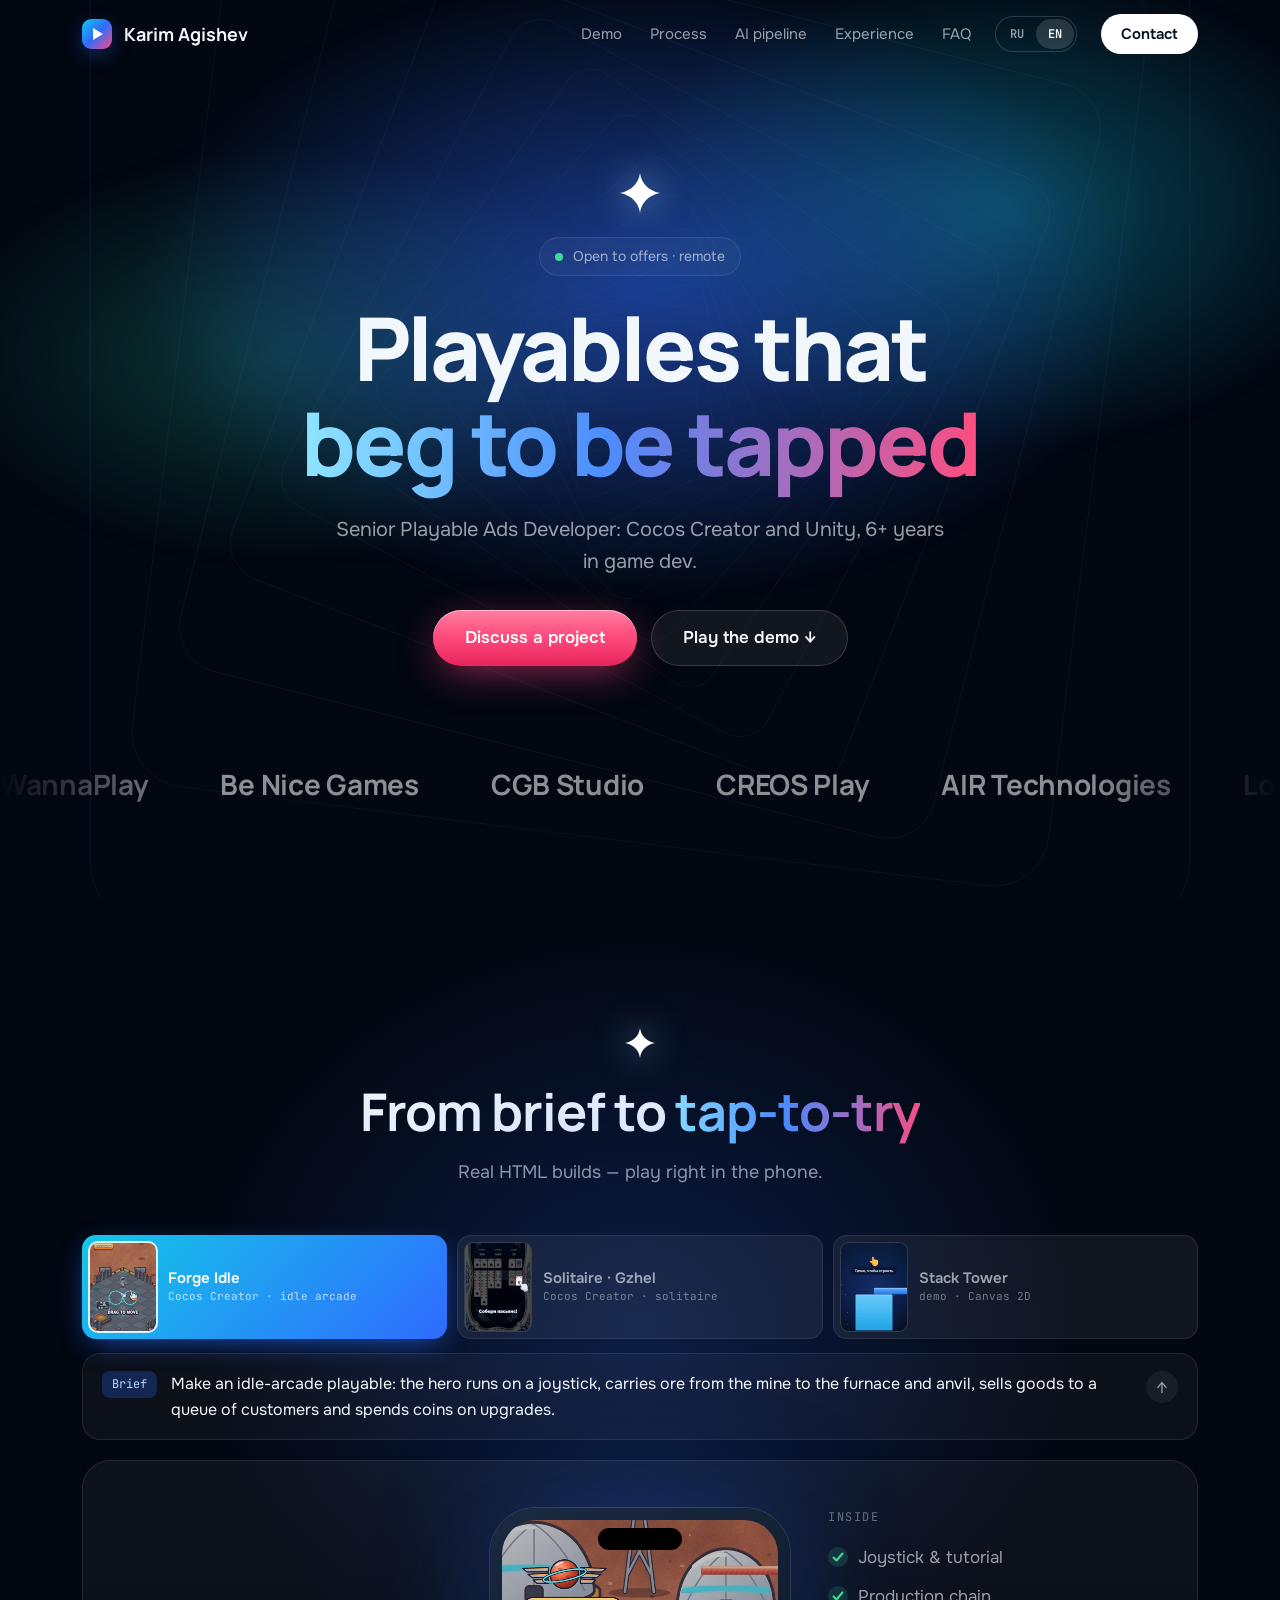
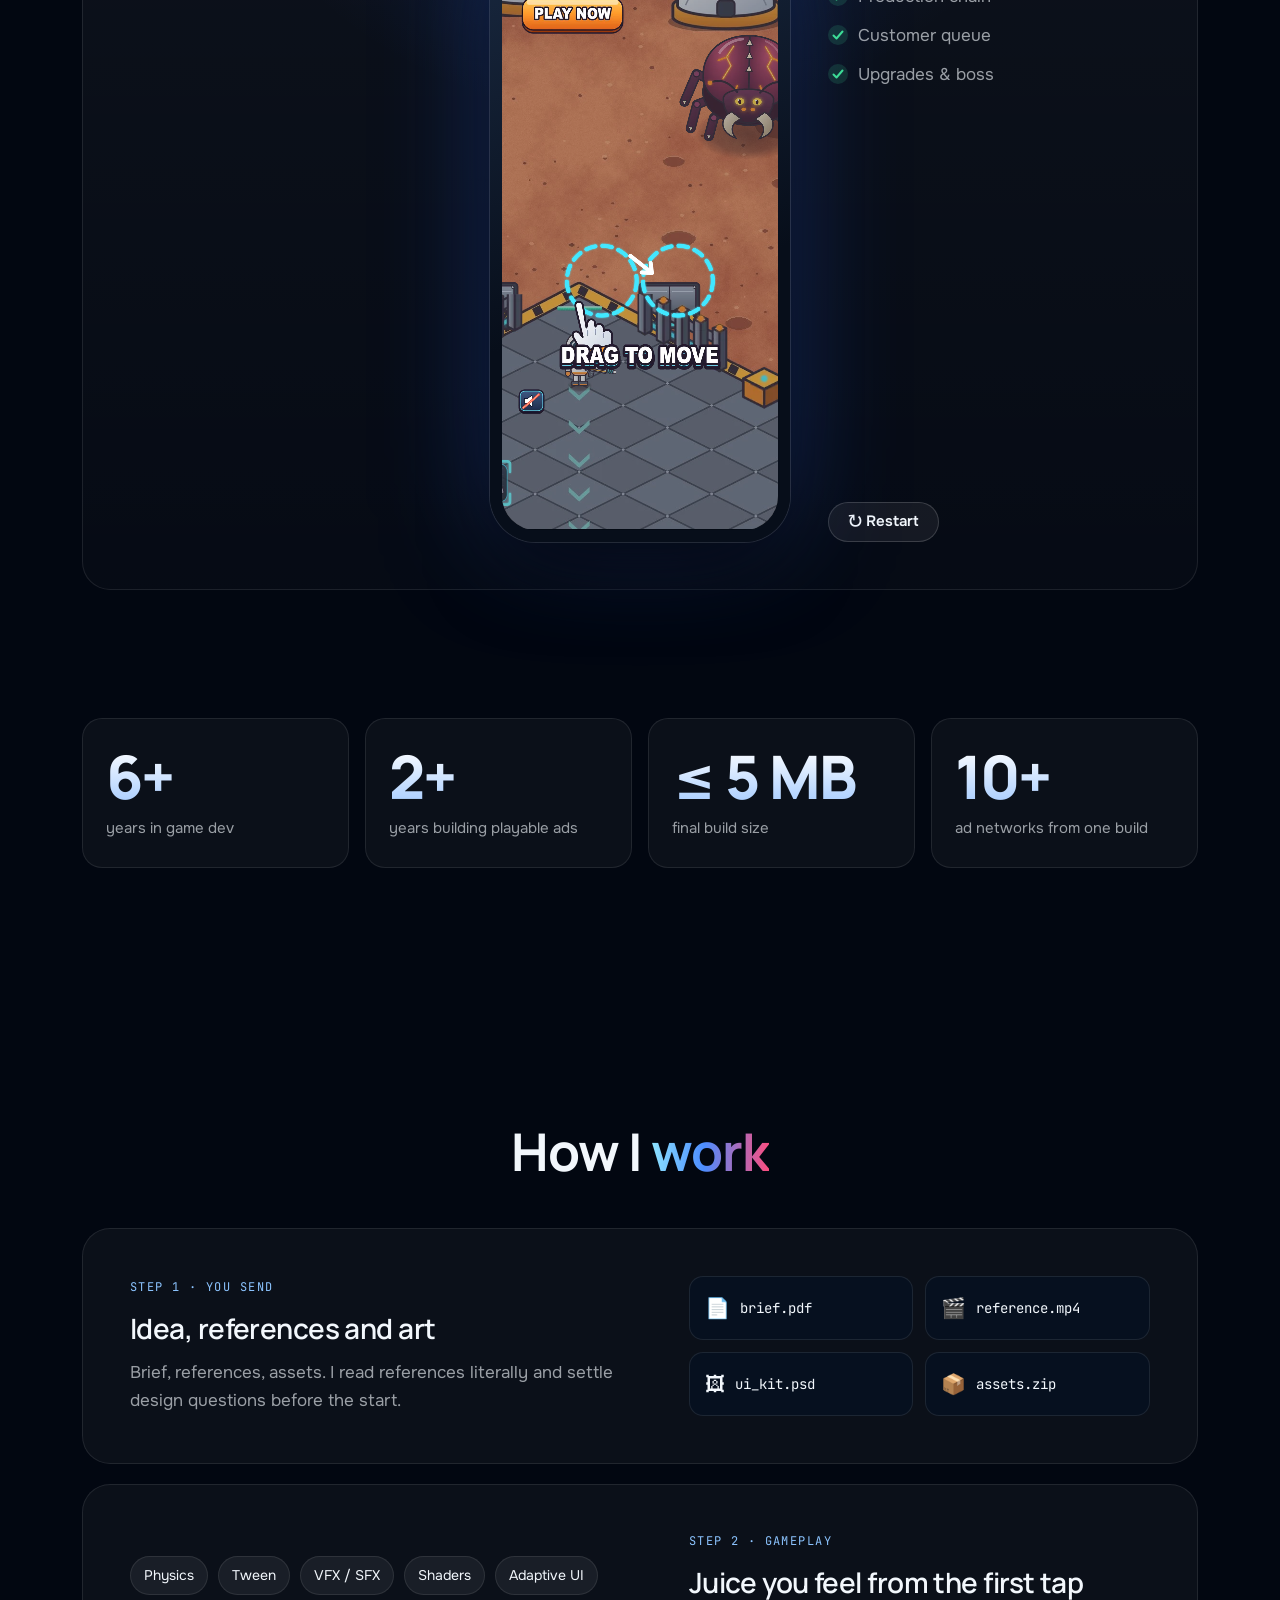
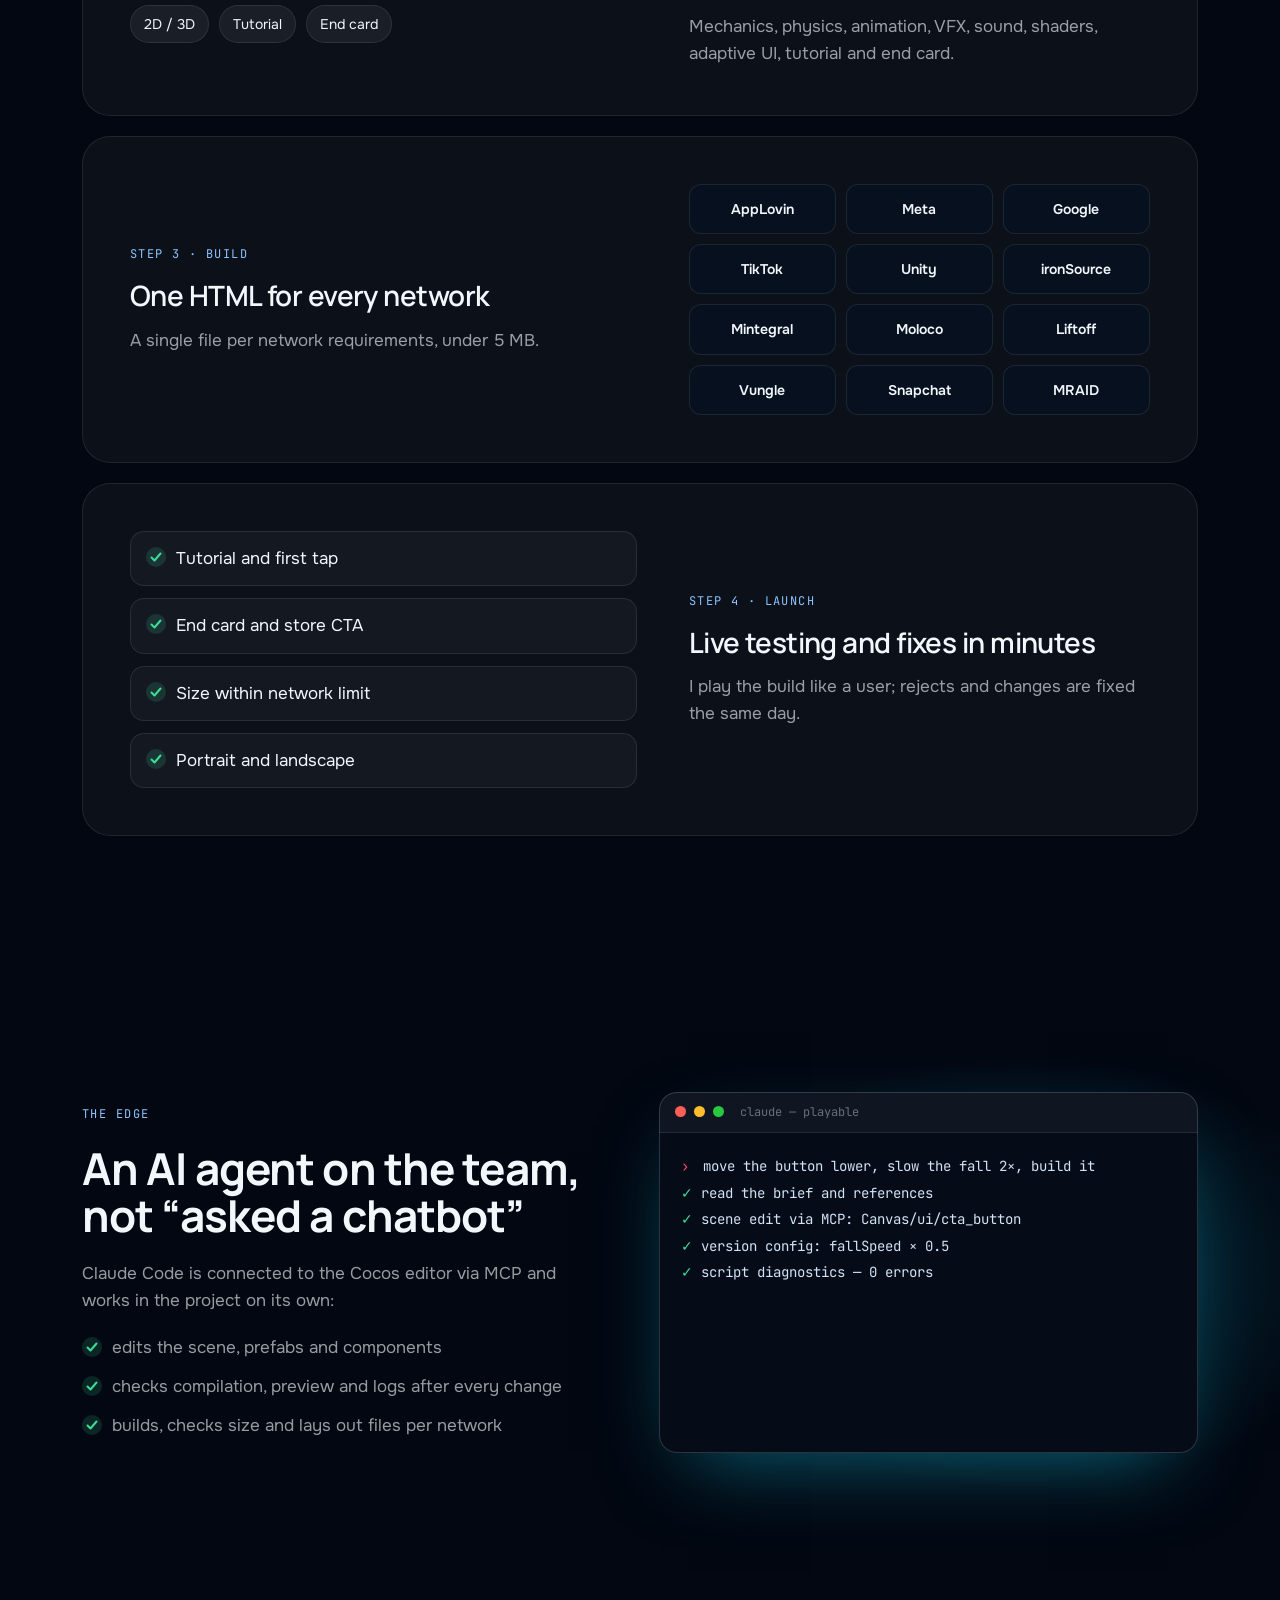
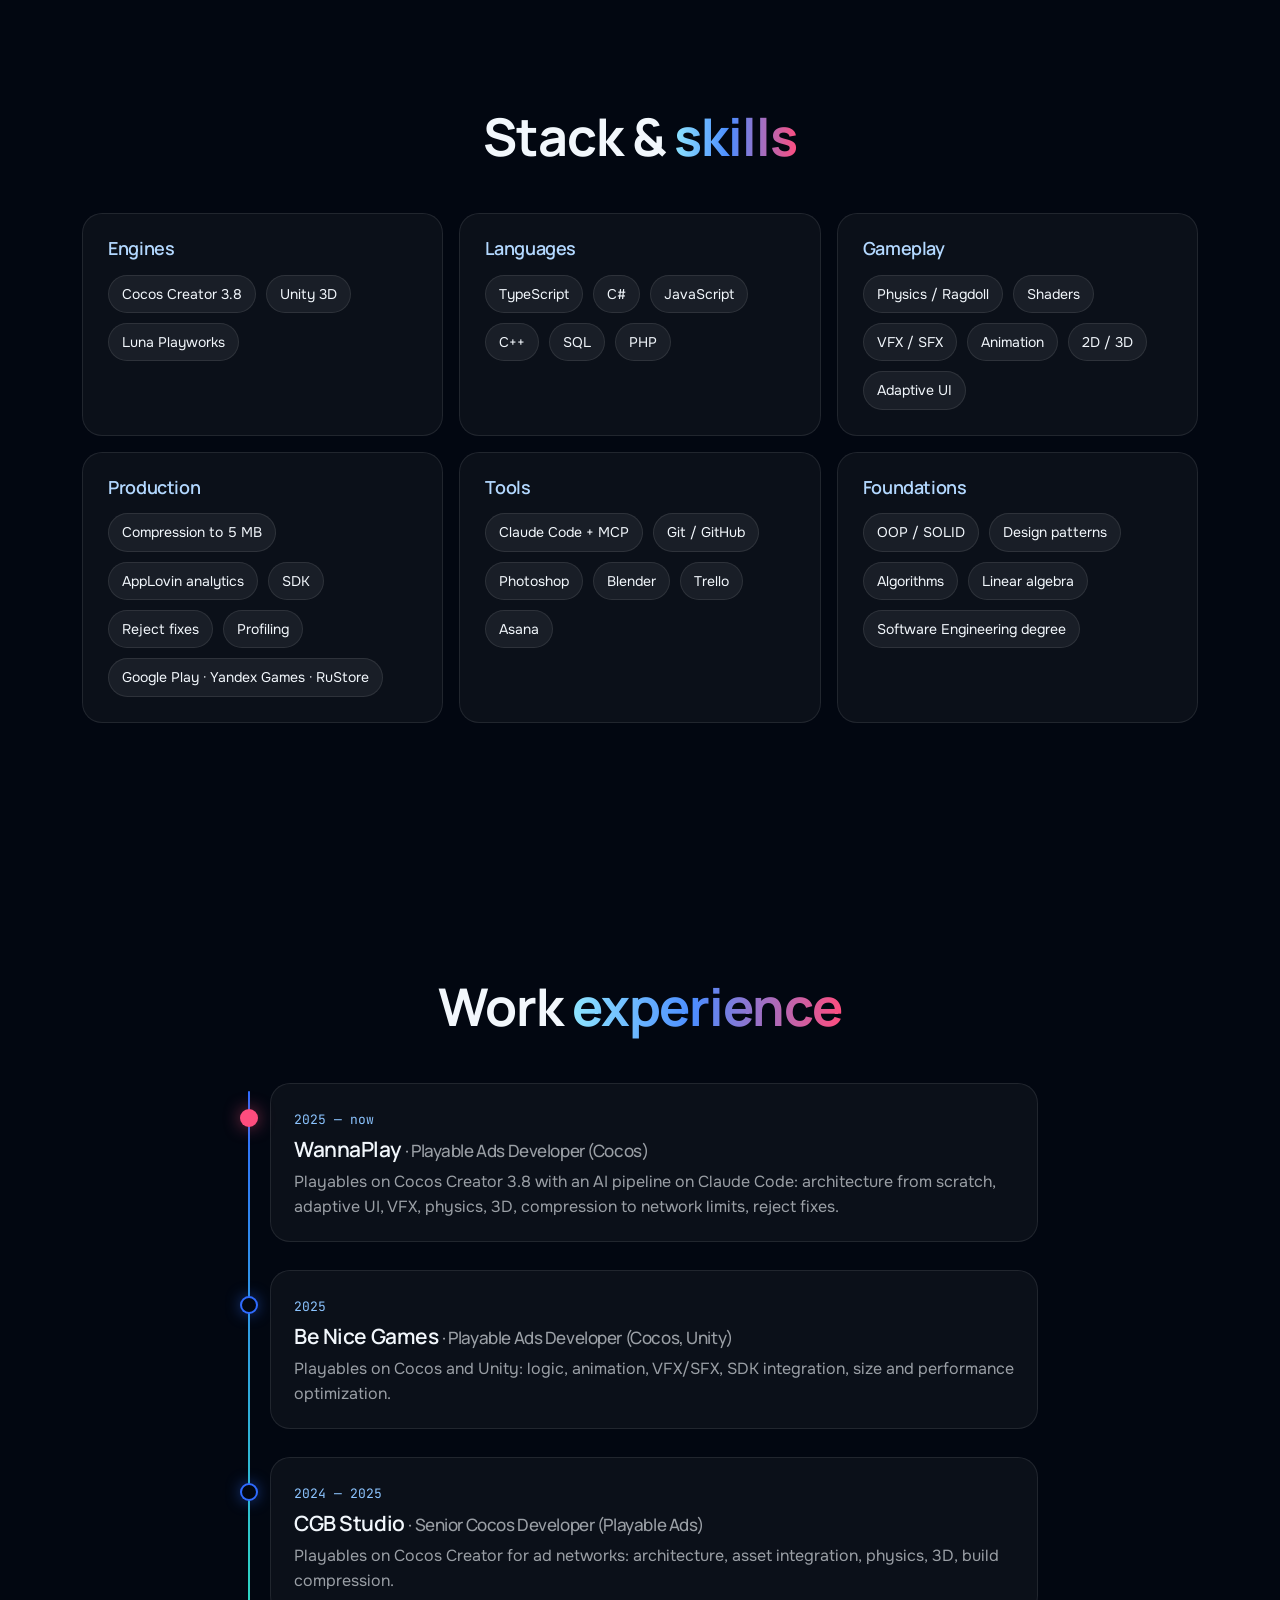
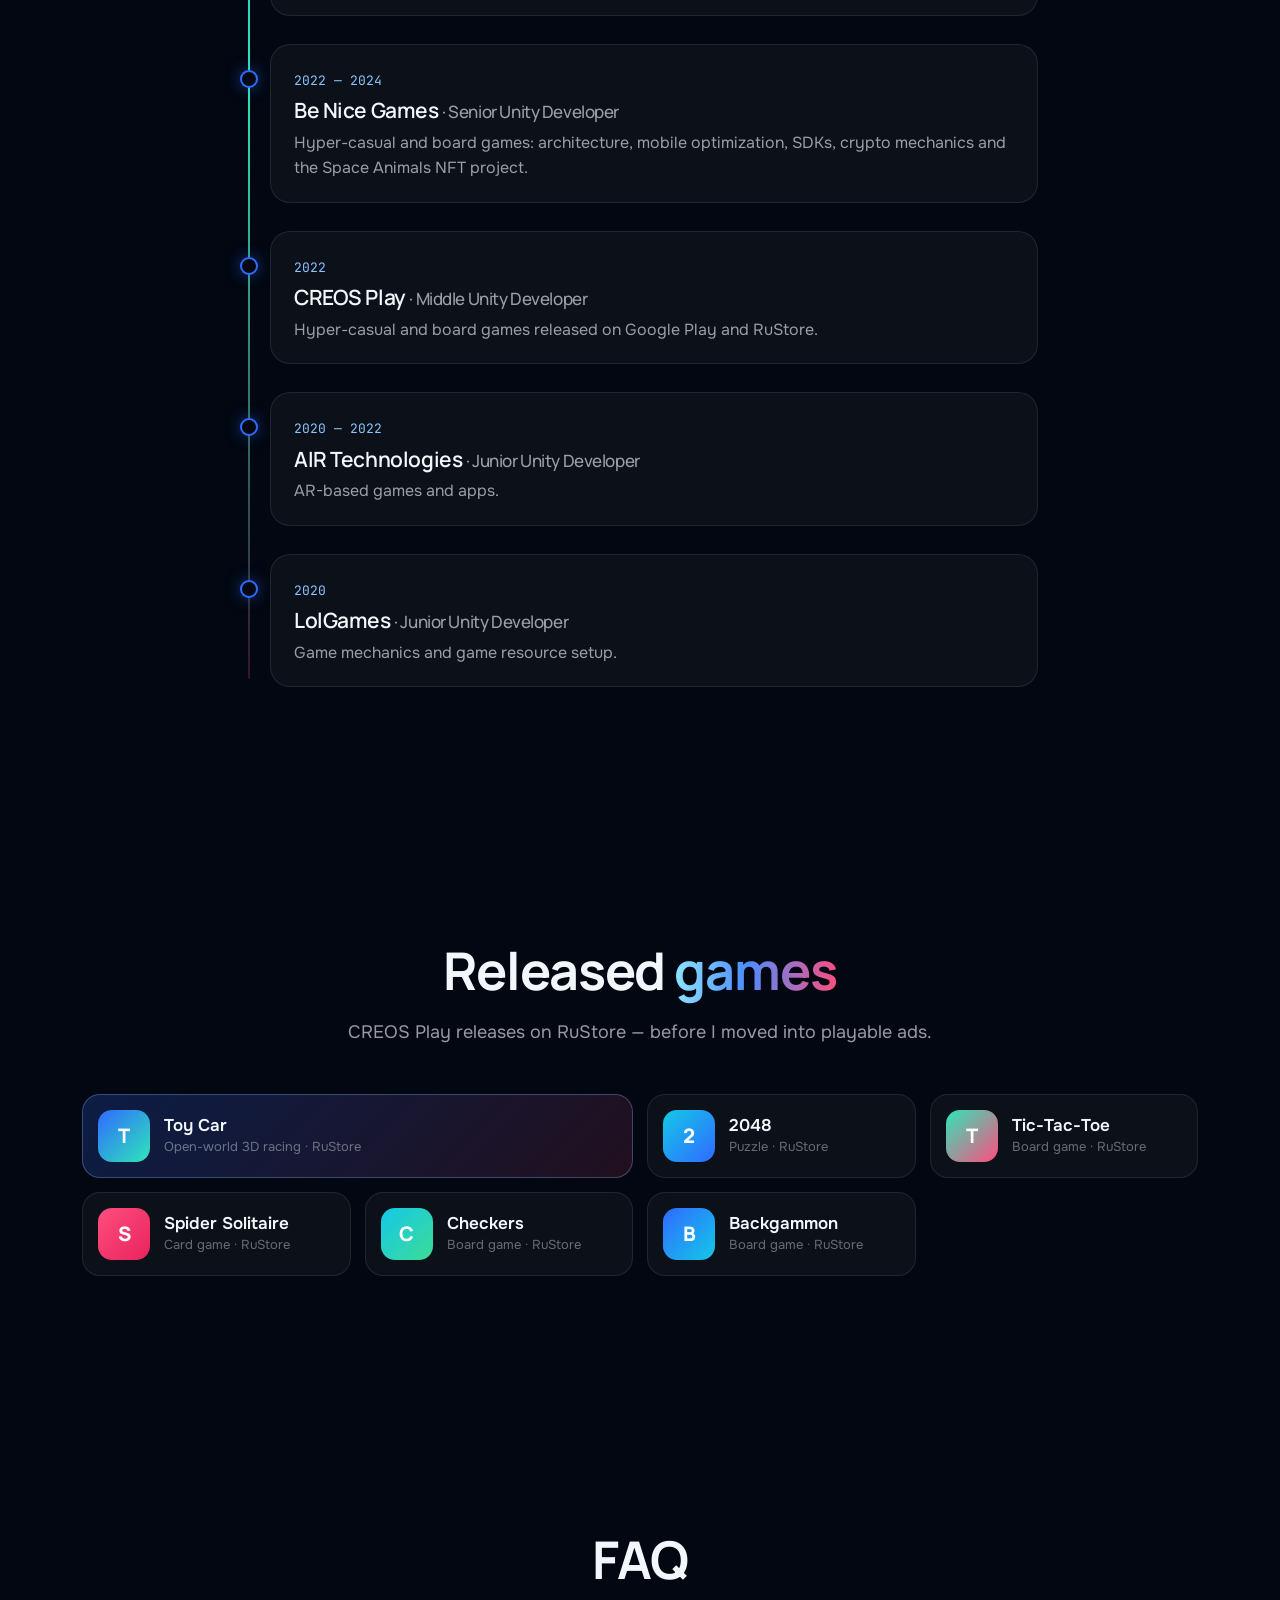
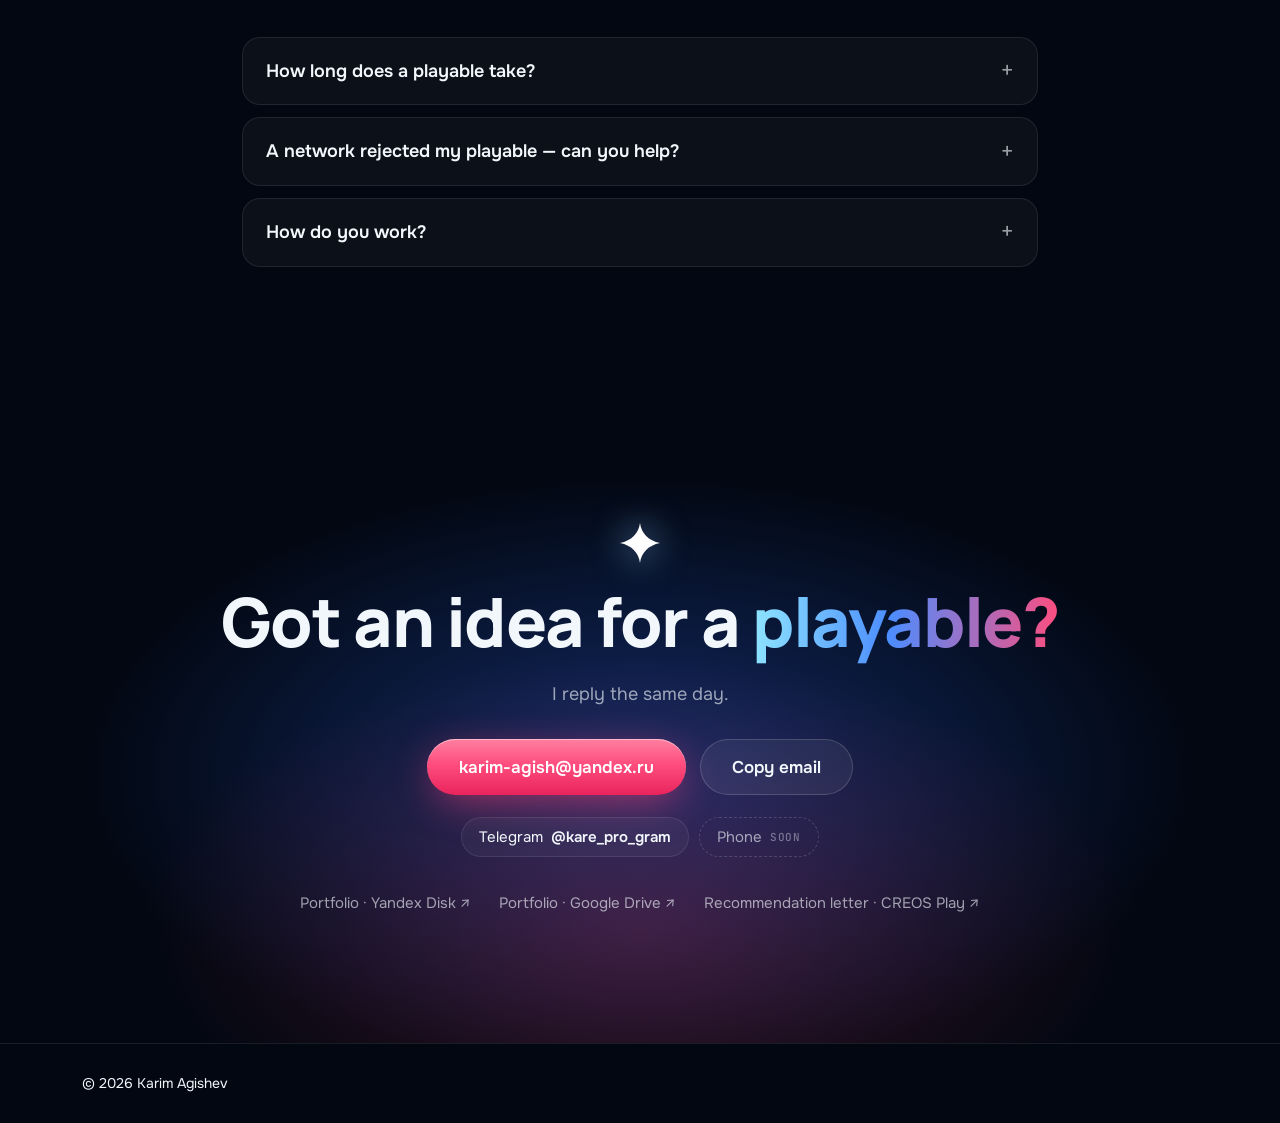
<file: index.html>
<!doctype html>
<html lang="ru">
<head>
  <meta charset="utf-8">
  <meta name="viewport" content="width=device-width, initial-scale=1">
  <title data-en="Karim Agishev — Playable Ads Developer">Карим Агишев — Playable Ads Developer</title>
  <meta name="description" content="Senior Playable Ads Developer на Cocos Creator и Unity. Плеиблы под AppLovin, Meta, Google, TikTok, Unity и другие сети — от идеи до одного HTML за часы." data-l10n data-en-content="Senior Playable Ads Developer on Cocos Creator and Unity. Playables for AppLovin, Meta, Google, TikTok, Unity and other networks — from idea to a single HTML in hours.">
  <meta property="og:title" content="Карим Агишев — Playable Ads Developer" data-l10n data-en-content="Karim Agishev — Playable Ads Developer">
  <meta property="og:description" content="Плеиблы на Cocos Creator и Unity под все рекламные сети. 6+ лет в геймдеве." data-l10n data-en-content="Playables on Cocos Creator and Unity for every ad network. 6+ years in game dev.">
  <meta name="theme-color" content="#020711">
  <link rel="icon" href="data:image/svg+xml,%3Csvg xmlns='http://www.w3.org/2000/svg' viewBox='0 0 32 32'%3E%3Cdefs%3E%3ClinearGradient id='g' x1='0' y1='0' x2='1' y2='1'%3E%3Cstop offset='0' stop-color='%2314C8E8'/%3E%3Cstop offset='.5' stop-color='%232F6BFF'/%3E%3Cstop offset='1' stop-color='%23FF4D7E'/%3E%3C/linearGradient%3E%3C/defs%3E%3Crect width='32' height='32' rx='9' fill='url(%23g)'/%3E%3Cpath d='M12.5 10.2v11.6c0 .9 1 1.4 1.7.9l8.6-5.8c.6-.4.6-1.4 0-1.8l-8.6-5.8c-.7-.5-1.7 0-1.7.9z' fill='%23fff'/%3E%3C/svg%3E">
  <link rel="preconnect" href="https://fonts.googleapis.com">
  <link rel="preconnect" href="https://fonts.gstatic.com" crossorigin>
  <link href="https://fonts.googleapis.com/css2?family=Manrope:wght@400;500;600;700;800&family=Onest:wght@400;500;600;700&family=JetBrains+Mono:wght@400;600&display=swap" rel="stylesheet">
  <link rel="stylesheet" href="assets/css/style.css">
  <!-- в <head>, а не в конце body: язык должен встать до первой отрисовки -->
  <script src="assets/js/i18n.js"></script>
  <!-- mytopf.com counter. Считаем только боевой сайт: локальное превью и file:// статистику не портят -->
  <script type="text/javascript">
  if (/github\.io$/.test(location.hostname)) {
  var _tmr = window._tmr || (window._tmr = []);
  _tmr.push({id: "3801162", type: "pageView", start: (new Date()).getTime()});
  (function (d, w, id) {
    if (d.getElementById(id)) return;
    var ts = d.createElement("script"); ts.type = "text/javascript"; ts.async = true; ts.id = id;
    ts.src = "https://mytopf.com/js/code.js";
    var f = function () {var s = d.getElementsByTagName("script")[0]; s.parentNode.insertBefore(ts, s);};
    if (w.opera == "[object Opera]") { d.addEventListener("DOMContentLoaded", f, false); } else { f(); }
  })(document, window, "tmr-code");
  }
  </script>
  <!-- /mytopf.com counter -->
</head>
<body>
<!-- noscript-пиксель счётчика: в <head> <div>/<img> недопустимы, поэтому он в начале body -->
<noscript><div><img src="https://mytopf.com/counter?id=3801162;js=na" style="position:absolute;left:-9999px;" alt="mytopf.com" /></div></noscript>

<!-- Двуязычие: тексты парами <span lang="ru">…</span><span lang="en">…</span>,
     лишний язык прячет CSS по <html lang>. Атрибуты — data-l10n + data-en-*. -->

<!-- ───────────── Шапка ───────────── -->
<header class="header" id="top">
  <div class="header__inner">
    <a class="logo" href="#top" aria-label="На главную" data-l10n data-en-aria-label="Home">
      <span class="logo__mark" aria-hidden="true"><i></i></span>
      <span class="logo__text"><span lang="ru">Карим Агишев</span><span lang="en">Karim Agishev</span></span>
    </a>
    <nav class="nav" id="nav">
      <a href="#play"><span lang="ru">Демо</span><span lang="en">Demo</span></a>
      <a href="#process"><span lang="ru">Как работаю</span><span lang="en">Process</span></a>
      <a href="#ai"><span lang="ru">AI-конвейер</span><span lang="en">AI pipeline</span></a>
      <a href="#experience"><span lang="ru">Опыт</span><span lang="en">Experience</span></a>
      <a href="#faq">FAQ</a>
    </nav>
    <div class="lang" role="group" aria-label="Язык" data-l10n data-en-aria-label="Language">
      <button type="button" data-set-lang="ru">RU</button>
      <button type="button" data-set-lang="en">EN</button>
    </div>
    <a class="btn btn--white btn--sm header__cta" href="#contact"><span lang="ru">Связаться</span><span lang="en">Contact</span></a>
    <button class="burger" id="burger" aria-label="Меню" data-l10n data-en-aria-label="Menu" aria-expanded="false"><span></span><span></span></button>
  </div>
</header>

<main>

<!-- ───────────── Hero ───────────── -->
<section class="hero">
  <div class="hero__tunnel" aria-hidden="true"></div>
  <div class="hero__glow" aria-hidden="true"></div>
  <div class="container hero__inner">
    <svg class="sparkle" viewBox="0 0 40 40" aria-hidden="true"><path d="M20 0c1.4 10.6 8.4 17.6 20 20-11.6 2.4-18.6 9.4-20 20-1.4-10.6-8.4-17.6-20-20C11.6 17.6 18.6 10.6 20 0z"/></svg>
    <span class="chip"><span class="dot"></span><span lang="ru">Открыт к предложениям · удалённо</span><span lang="en">Open to offers · remote</span></span>
    <h1 class="hero__title"><span lang="ru">Плеиблы, в которые<br><span class="grad">хочется тапнуть</span></span><span lang="en">Playables that<br><span class="grad">beg to be tapped</span></span></h1>
    <p class="hero__lead"><span lang="ru">Senior Playable Ads Developer: Cocos Creator и&nbsp;Unity, 6+&nbsp;лет в&nbsp;геймдеве.</span><span lang="en">Senior Playable Ads Developer: Cocos Creator and&nbsp;Unity, 6+&nbsp;years in&nbsp;game dev.</span></p>
    <div class="hero__actions">
      <a class="btn btn--cta" href="#contact"><span lang="ru">Обсудить проект</span><span lang="en">Discuss a project</span></a>
      <a class="btn btn--ghost" href="#play"><span lang="ru">Сыграть в демо ↓</span><span lang="en">Play the demo ↓</span></a>
    </div>
  </div>

  <div class="marquee" aria-label="Студии, где я работал" data-l10n data-en-aria-label="Studios I've worked with">
    <div class="marquee__track">
      <span>WannaPlay</span><span>Be Nice Games</span><span>CGB Studio</span><span>CREOS Play</span><span>AIR Technologies</span><span>LolGames</span>
      <span aria-hidden="true">WannaPlay</span><span aria-hidden="true">Be Nice Games</span><span aria-hidden="true">CGB Studio</span><span aria-hidden="true">CREOS Play</span><span aria-hidden="true">AIR Technologies</span><span aria-hidden="true">LolGames</span>
    </div>
  </div>
</section>

<!-- ───────────── Демо / проекты ───────────── -->
<section class="section play" id="play">
  <div class="container">
    <div class="section__head center reveal">
      <svg class="sparkle sparkle--sm" viewBox="0 0 40 40" aria-hidden="true"><path d="M20 0c1.4 10.6 8.4 17.6 20 20-11.6 2.4-18.6 9.4-20 20-1.4-10.6-8.4-17.6-20-20C11.6 17.6 18.6 10.6 20 0z"/></svg>
      <h2><span lang="ru">От ТЗ до</span><span lang="en">From brief to</span> <span class="grad">tap-to-try</span></h2>
      <p><span lang="ru">Настоящие HTML-сборки&nbsp;— играйте прямо в&nbsp;телефоне.</span><span lang="en">Real HTML builds&nbsp;— play right in&nbsp;the&nbsp;phone.</span></p>
    </div>

    <div class="tabs reveal" id="projectTabs" role="tablist"></div>

    <div class="brief reveal">
      <span class="brief__label mono"><span lang="ru">ТЗ</span><span lang="en">Brief</span></span>
      <p class="brief__text" id="projectBrief"></p>
      <span class="brief__send" aria-hidden="true">↑</span>
    </div>

    <div class="stage reveal">
      <div class="phone">
        <div class="phone__notch" aria-hidden="true"></div>
        <div class="phone__screen" id="phoneScreen"></div>
      </div>

      <aside class="stage__side">
        <div class="mono label"><span lang="ru">Внутри</span><span lang="en">Inside</span></div>
        <ul class="checks" id="projectFeatures"></ul>
        <button class="btn btn--ghost btn--sm stage__restart" id="restartBtn"><span lang="ru">↻ Перезапустить</span><span lang="en">↻ Restart</span></button>
      </aside>
    </div>
  </div>
</section>

<!-- ───────────── Цифры ───────────── -->
<section class="section stats">
  <div class="container stats__grid">
    <div class="stat reveal"><b data-count="6" data-suffix="+">0</b><span><span lang="ru">лет в геймдеве</span><span lang="en">years in game dev</span></span></div>
    <div class="stat reveal"><b data-count="2" data-suffix="+">0</b><span><span lang="ru">года делаю Playable Ads</span><span lang="en">years building playable ads</span></span></div>
    <!-- единица — отдельной парой, а не data-suffix: счётчик отрабатывает один раз и язык бы не сменил -->
    <div class="stat reveal"><b><i data-count="5" data-prefix="≤ ">0</i><i lang="ru"> МБ</i><i lang="en"> MB</i></b><span><span lang="ru">вес готового билда</span><span lang="en">final build size</span></span></div>
    <div class="stat reveal"><b data-count="10" data-suffix="+">0</b><span><span lang="ru">рекламных сетей из одного билда</span><span lang="en">ad networks from one build</span></span></div>
  </div>
</section>

<!-- ───────────── Как работаю ───────────── -->
<section class="section" id="process">
  <div class="container">
    <div class="section__head center reveal">
      <h2><span lang="ru">Как я <span class="grad">работаю</span></span><span lang="en">How I <span class="grad">work</span></span></h2>
    </div>

    <div class="steps">
      <article class="step reveal">
        <div class="step__body">
          <div class="mono step__tag"><span lang="ru">ШАГ 1 · ВЫ ПРИСЫЛАЕТЕ</span><span lang="en">STEP 1 · YOU SEND</span></div>
          <h3><span lang="ru">Идею, референсы и&nbsp;арт</span><span lang="en">Idea, references and&nbsp;art</span></h3>
          <p><span lang="ru">ТЗ, референсы, ассеты. Референсы читаю буквально, вопросы по геймдизайну&nbsp;— до старта.</span><span lang="en">Brief, references, assets. I read references literally and settle design questions before the start.</span></p>
        </div>
        <div class="step__visual">
          <div class="files">
            <span class="file"><i>📄</i><span lang="ru">ТЗ.pdf</span><span lang="en">brief.pdf</span></span>
            <span class="file"><i>🎬</i>reference.mp4</span>
            <span class="file"><i>🖼</i>ui_kit.psd</span>
            <span class="file"><i>📦</i>assets.zip</span>
          </div>
        </div>
      </article>

      <article class="step reveal">
        <div class="step__body">
          <div class="mono step__tag"><span lang="ru">ШАГ 2 · ГЕЙМПЛЕЙ</span><span lang="en">STEP 2 · GAMEPLAY</span></div>
          <h3><span lang="ru">Сочность, которую видно с&nbsp;первого тапа</span><span lang="en">Juice you feel from the&nbsp;first&nbsp;tap</span></h3>
          <p><span lang="ru">Механика, физика, анимации, VFX, звук, шейдеры, адаптивный UI, туториал и эндкарта.</span><span lang="en">Mechanics, physics, animation, VFX, sound, shaders, adaptive UI, tutorial and end card.</span></p>
        </div>
        <div class="step__visual">
          <div class="tags">
            <span><span lang="ru">Физика</span><span lang="en">Physics</span></span><span>Tween</span><span>VFX / SFX</span><span><span lang="ru">Шейдеры</span><span lang="en">Shaders</span></span><span><span lang="ru">Адаптивный UI</span><span lang="en">Adaptive UI</span></span><span>2D / 3D</span><span><span lang="ru">Туториал</span><span lang="en">Tutorial</span></span><span><span lang="ru">Эндкарта</span><span lang="en">End card</span></span>
          </div>
        </div>
      </article>

      <article class="step reveal">
        <div class="step__body">
          <div class="mono step__tag"><span lang="ru">ШАГ 3 · СБОРКА</span><span lang="en">STEP 3 · BUILD</span></div>
          <h3><span lang="ru">Один HTML под каждую сеть</span><span lang="en">One HTML for every network</span></h3>
          <p><span lang="ru">Один файл под требования каждой площадки, до&nbsp;5&nbsp;МБ.</span><span lang="en">A single file per network requirements, under 5&nbsp;MB.</span></p>
        </div>
        <div class="step__visual">
          <div class="networks">
            <span>AppLovin</span><span>Meta</span><span>Google</span><span>TikTok</span><span>Unity</span><span>ironSource</span><span>Mintegral</span><span>Moloco</span><span>Liftoff</span><span>Vungle</span><span>Snapchat</span><span>MRAID</span>
          </div>
        </div>
      </article>

      <article class="step reveal">
        <div class="step__body">
          <div class="mono step__tag"><span lang="ru">ШАГ 4 · ЗАПУСК</span><span lang="en">STEP 4 · LAUNCH</span></div>
          <h3><span lang="ru">Проверка живьём и&nbsp;правки за&nbsp;минуты</span><span lang="en">Live testing and&nbsp;fixes in&nbsp;minutes</span></h3>
          <p><span lang="ru">Прогоняю билд как пользователь; реджекты и правки&nbsp;— в тот же день.</span><span lang="en">I play the build like a user; rejects and changes are fixed the same day.</span></p>
        </div>
        <div class="step__visual">
          <ul class="checks checks--big">
            <li><span lang="ru">Туториал и первый тап</span><span lang="en">Tutorial and first tap</span></li>
            <li><span lang="ru">Эндкарта и CTA в стор</span><span lang="en">End card and store CTA</span></li>
            <li><span lang="ru">Вес в лимите сети</span><span lang="en">Size within network limit</span></li>
            <li><span lang="ru">Портрет и ландшафт</span><span lang="en">Portrait and landscape</span></li>
          </ul>
        </div>
      </article>
    </div>
  </div>
</section>

<!-- ───────────── AI-конвейер ───────────── -->
<section class="section ai" id="ai">
  <div class="container ai__grid">
    <div class="ai__text reveal">
      <div class="mono step__tag"><span lang="ru">ПРЕИМУЩЕСТВО</span><span lang="en">THE EDGE</span></div>
      <h2><span lang="ru">AI-агент в&nbsp;команде, а&nbsp;не&nbsp;«поспрашивал нейросеть»</span><span lang="en">An AI agent on&nbsp;the&nbsp;team, not&nbsp;“asked a&nbsp;chatbot”</span></h2>
      <p><span lang="ru">Claude Code подключён к редактору Cocos через MCP и работает в проекте сам:</span><span lang="en">Claude Code is connected to the Cocos editor via MCP and works in the project on its own:</span></p>
      <ul class="checks">
        <li><span lang="ru">правит сцену, префабы и компоненты</span><span lang="en">edits the scene, prefabs and components</span></li>
        <li><span lang="ru">после каждой правки проверяет компиляцию, превью и логи</span><span lang="en">checks compilation, preview and logs after every change</span></li>
        <li><span lang="ru">собирает билд, проверяет вес и раскладывает файлы под сети</span><span lang="en">builds, checks size and lays out files per network</span></li>
      </ul>
    </div>

    <div class="terminal reveal" aria-label="Пример работы конвейера" data-l10n data-en-aria-label="Pipeline example">
      <div class="terminal__bar"><i></i><i></i><i></i><span>claude — playable</span></div>
      <div class="terminal__body" id="terminal">
        <div class="t-line" data-delay="0"><span class="t-prompt">›</span> <span lang="ru">кнопку ниже, замедли падение в 2 раза, собери билд</span><span lang="en">move the button lower, slow the fall 2×, build it</span></div>
        <div class="t-line t-ok" data-delay="700"><span lang="ru">прочитал ТЗ и референсы</span><span lang="en">read the brief and references</span></div>
        <div class="t-line t-ok" data-delay="1300"><span lang="ru">правка сцены через MCP</span><span lang="en">scene edit via MCP</span>: Canvas/ui/cta_button</div>
        <div class="t-line t-ok" data-delay="1900"><span lang="ru">конфиг версии</span><span lang="en">version config</span>: fallSpeed × 0.5</div>
        <div class="t-line t-ok" data-delay="2500"><span lang="ru">диагностика скриптов — 0 ошибок</span><span lang="en">script diagnostics — 0 errors</span></div>
        <div class="t-line t-ok" data-delay="3100"><span lang="ru">превью 1080×1920, скриншот сверен</span><span lang="en">preview 1080×1920, screenshot checked</span></div>
        <div class="t-line t-ok" data-delay="3700"><span lang="ru">сборка</span><span lang="en">build</span> super-html → applovin.html</div>
        <div class="t-line t-ok" data-delay="4300"><span lang="ru">вес в лимите сети</span><span lang="en">size within network limit</span></div>
        <div class="t-line t-done" data-delay="5000"><span lang="ru">Готово. Правка заказчика — за минуты, а не за день.</span><span lang="en">Done. A client change in minutes, not a day.</span></div>
      </div>
    </div>
  </div>
</section>

<!-- ───────────── Навыки ───────────── -->
<section class="section" id="skills">
  <div class="container">
    <div class="section__head center reveal">
      <h2><span lang="ru">Стек и <span class="grad">навыки</span></span><span lang="en">Stack &amp; <span class="grad">skills</span></span></h2>
    </div>
    <div class="skills">
      <div class="skill-card reveal">
        <h4><span lang="ru">Движки</span><span lang="en">Engines</span></h4>
        <div class="tags"><span>Cocos Creator 3.8</span><span>Unity 3D</span><span>Luna Playworks</span></div>
      </div>
      <div class="skill-card reveal">
        <h4><span lang="ru">Языки</span><span lang="en">Languages</span></h4>
        <div class="tags"><span>TypeScript</span><span>C#</span><span>JavaScript</span><span>C++</span><span>SQL</span><span>PHP</span></div>
      </div>
      <div class="skill-card reveal">
        <h4><span lang="ru">Геймплей</span><span lang="en">Gameplay</span></h4>
        <div class="tags"><span><span lang="ru">Физика</span><span lang="en">Physics</span> / Ragdoll</span><span><span lang="ru">Шейдеры</span><span lang="en">Shaders</span></span><span>VFX / SFX</span><span><span lang="ru">Анимации</span><span lang="en">Animation</span></span><span>2D / 3D</span><span><span lang="ru">Адаптивный UI</span><span lang="en">Adaptive UI</span></span></div>
      </div>
      <div class="skill-card reveal">
        <h4><span lang="ru">Продакшн</span><span lang="en">Production</span></h4>
        <div class="tags"><span><span lang="ru">Сжатие до 5 МБ</span><span lang="en">Compression to 5 MB</span></span><span><span lang="ru">Аналитика AppLovin</span><span lang="en">AppLovin analytics</span></span><span>SDK</span><span><span lang="ru">Фикс реджектов</span><span lang="en">Reject fixes</span></span><span><span lang="ru">Профилирование</span><span lang="en">Profiling</span></span><span>Google Play · Yandex Games · RuStore</span></div>
      </div>
      <div class="skill-card reveal">
        <h4><span lang="ru">Инструменты</span><span lang="en">Tools</span></h4>
        <div class="tags"><span>Claude Code + MCP</span><span>Git / GitHub</span><span>Photoshop</span><span>Blender</span><span>Trello</span><span>Asana</span></div>
      </div>
      <div class="skill-card reveal">
        <h4><span lang="ru">База</span><span lang="en">Foundations</span></h4>
        <div class="tags"><span><span lang="ru">ООП</span><span lang="en">OOP</span> / SOLID</span><span><span lang="ru">Паттерны</span><span lang="en">Design patterns</span></span><span><span lang="ru">Алгоритмы</span><span lang="en">Algorithms</span></span><span><span lang="ru">Линейная алгебра</span><span lang="en">Linear algebra</span></span><span><span lang="ru">Программная инженерия, ОГУ</span><span lang="en">Software Engineering degree</span></span></div>
      </div>
    </div>
  </div>
</section>

<!-- ───────────── Опыт ───────────── -->
<section class="section" id="experience">
  <div class="container narrow">
    <div class="section__head center reveal">
      <h2><span lang="ru">Опыт <span class="grad">работы</span></span><span lang="en">Work <span class="grad">experience</span></span></h2>
    </div>
    <ol class="timeline">
      <li class="reveal">
        <span class="timeline__date mono"><span lang="ru">2025 — сейчас</span><span lang="en">2025 — now</span></span>
        <h3>WannaPlay <span class="muted">· Playable Ads Developer (Cocos)</span></h3>
        <p><span lang="ru">Плеиблы на Cocos Creator 3.8 с AI-конвейером на Claude Code: архитектура с нуля, адаптивный UI, VFX, физика, 3D, сжатие под лимиты сетей, исправление реджектов.</span><span lang="en">Playables on Cocos Creator 3.8 with an AI pipeline on Claude Code: architecture from scratch, adaptive UI, VFX, physics, 3D, compression to network limits, reject fixes.</span></p>
      </li>
      <li class="reveal">
        <span class="timeline__date mono">2025</span>
        <h3>Be Nice Games <span class="muted">· Playable Ads Developer (Cocos, Unity)</span></h3>
        <p><span lang="ru">Плеиблы на Cocos и Unity: логика, анимации, VFX/SFX, встраивание SDK, оптимизация веса и производительности.</span><span lang="en">Playables on Cocos and Unity: logic, animation, VFX/SFX, SDK integration, size and performance optimization.</span></p>
      </li>
      <li class="reveal">
        <span class="timeline__date mono">2024 — 2025</span>
        <h3>CGB Studio <span class="muted">· Senior Cocos Developer (Playable Ads)</span></h3>
        <p><span lang="ru">Плеиблы на Cocos Creator под рекламные сети: архитектура, интеграция ресурсов, физика, 3D, сжатие билдов.</span><span lang="en">Playables on Cocos Creator for ad networks: architecture, asset integration, physics, 3D, build compression.</span></p>
      </li>
      <li class="reveal">
        <span class="timeline__date mono">2022 — 2024</span>
        <h3>Be Nice Games <span class="muted">· Senior Unity Developer</span></h3>
        <p><span lang="ru">Гиперказуальные и настольные игры: архитектура, оптимизация под мобильные, SDK, криптомеханики и NFT-проект Space Animals.</span><span lang="en">Hyper-casual and board games: architecture, mobile optimization, SDKs, crypto mechanics and the Space Animals NFT project.</span></p>
      </li>
      <li class="reveal">
        <span class="timeline__date mono">2022</span>
        <h3>CREOS Play <span class="muted">· Middle Unity Developer</span></h3>
        <p><span lang="ru">Гиперказуальные и настольные игры с релизами в Google Play и RuStore.</span><span lang="en">Hyper-casual and board games released on Google Play and RuStore.</span></p>
      </li>
      <li class="reveal">
        <span class="timeline__date mono">2020 — 2022</span>
        <h3>AIR Technologies <span class="muted">· Junior Unity Developer</span></h3>
        <p><span lang="ru">Игры и приложения с взаимодействием через AR.</span><span lang="en">AR-based games and apps.</span></p>
      </li>
      <li class="reveal">
        <span class="timeline__date mono">2020</span>
        <h3>LolGames <span class="muted">· Junior Unity Developer</span></h3>
        <p><span lang="ru">Игровые механики и настройка игровых ресурсов.</span><span lang="en">Game mechanics and game resource setup.</span></p>
      </li>
    </ol>
  </div>
</section>

<!-- ───────────── Выпущенные игры ───────────── -->
<section class="section" id="games">
  <div class="container">
    <div class="section__head center reveal">
      <h2><span lang="ru">Выпущенные <span class="grad">игры</span></span><span lang="en">Released <span class="grad">games</span></span></h2>
      <p><span lang="ru">Релизы CREOS Play в RuStore&nbsp;— до перехода в Playable Ads.</span><span lang="en">CREOS Play releases on RuStore&nbsp;— before I moved into playable ads.</span></p>
    </div>
    <div class="games" id="gamesGrid"></div>
  </div>
</section>

<!-- ───────────── FAQ ───────────── -->
<section class="section" id="faq">
  <div class="container narrow">
    <div class="section__head center reveal">
      <h2>FAQ</h2>
    </div>
    <div class="faq reveal">
      <details>
        <summary><span lang="ru">Сколько времени занимает плеибл?</span><span lang="en">How long does a playable take?</span></summary>
        <p><span lang="ru">Часы до играбельного билда, итоговый срок&nbsp;— после ТЗ.</span><span lang="en">Hours to a playable build; the final timeline after the brief.</span></p>
      </details>
      <details>
        <summary><span lang="ru">Сеть отклонила плеибл&nbsp;— поможешь?</span><span lang="en">A network rejected my playable&nbsp;— can you help?</span></summary>
        <p><span lang="ru">Да: вес, MRAID и API сети, ссылки на стор, поведение CTA.</span><span lang="en">Yes: size, MRAID and network APIs, store links, CTA behavior.</span></p>
      </details>
      <details>
        <summary><span lang="ru">Формат работы?</span><span lang="en">How do you work?</span></summary>
        <p><span lang="ru">Удалённо: постоянная работа или проектная подработка.</span><span lang="en">Remotely: full-time or project-based.</span></p>
      </details>
    </div>
  </div>
</section>

<!-- ───────────── Контакты ───────────── -->
<section class="section contact" id="contact">
  <div class="contact__glow" aria-hidden="true"></div>
  <div class="container center reveal">
    <svg class="sparkle" viewBox="0 0 40 40" aria-hidden="true"><path d="M20 0c1.4 10.6 8.4 17.6 20 20-11.6 2.4-18.6 9.4-20 20-1.4-10.6-8.4-17.6-20-20C11.6 17.6 18.6 10.6 20 0z"/></svg>
    <h2><span lang="ru">Есть идея для <span class="grad">плеибла?</span></span><span lang="en">Got an idea for a <span class="grad">playable?</span></span></h2>
    <p class="contact__lead"><span lang="ru">Отвечу в тот же день.</span><span lang="en">I reply the same day.</span></p>
    <div class="hero__actions">
      <!-- две ссылки, а не одна: у письма тема на языке посетителя -->
      <a lang="ru" class="btn btn--cta" href="mailto:karim-agish@yandex.ru?subject=%D0%9F%D0%BB%D0%B5%D0%B8%D0%B1%D0%BB">karim-agish@yandex.ru</a>
      <a lang="en" class="btn btn--cta" href="mailto:karim-agish@yandex.ru?subject=Playable">karim-agish@yandex.ru</a>
      <button class="btn btn--ghost" id="copyEmail" data-email="karim-agish@yandex.ru"><span lang="ru">Скопировать почту</span><span lang="en">Copy email</span></button>
    </div>
    <!-- Telegram, телефон — из CONTACTS в projects.js; пустое поле рисуется заглушкой -->
    <div class="contacts" id="contactsRow"></div>
    <div class="links">
      <a href="https://disk.yandex.ru/d/RcALbVSgMr_ZUQ" target="_blank" rel="noopener"><span lang="ru">Портфолио · Яндекс Диск ↗</span><span lang="en">Portfolio · Yandex Disk ↗</span></a>
      <a href="https://drive.google.com/drive/folders/1zqThggkT67mlMgefKD5v510bEz31Gw4-" target="_blank" rel="noopener"><span lang="ru">Портфолио · Google Drive ↗</span><span lang="en">Portfolio · Google Drive ↗</span></a>
      <a href="https://drive.google.com/file/d/1OLOBf_rmOz6dQIsQH9vlKPNHR07pN3pM/view?usp=sharing" target="_blank" rel="noopener"><span lang="ru">Рекомендательное письмо CREOS Play ↗</span><span lang="en">Recommendation letter · CREOS Play ↗</span></a>
    </div>
  </div>
</section>

</main>

<footer class="footer">
  <div class="container footer__inner">
    <span>© <span id="year">2026</span> <span lang="ru">Карим Агишев</span><span lang="en">Karim Agishev</span></span>
  </div>
</footer>

<div class="toast" id="toast" role="status" aria-live="polite"></div>

<script src="assets/js/projects.js"></script>
<script src="assets/js/demo-stack.js"></script>
<script src="assets/js/main.js"></script>
</body>
</html>
</file>
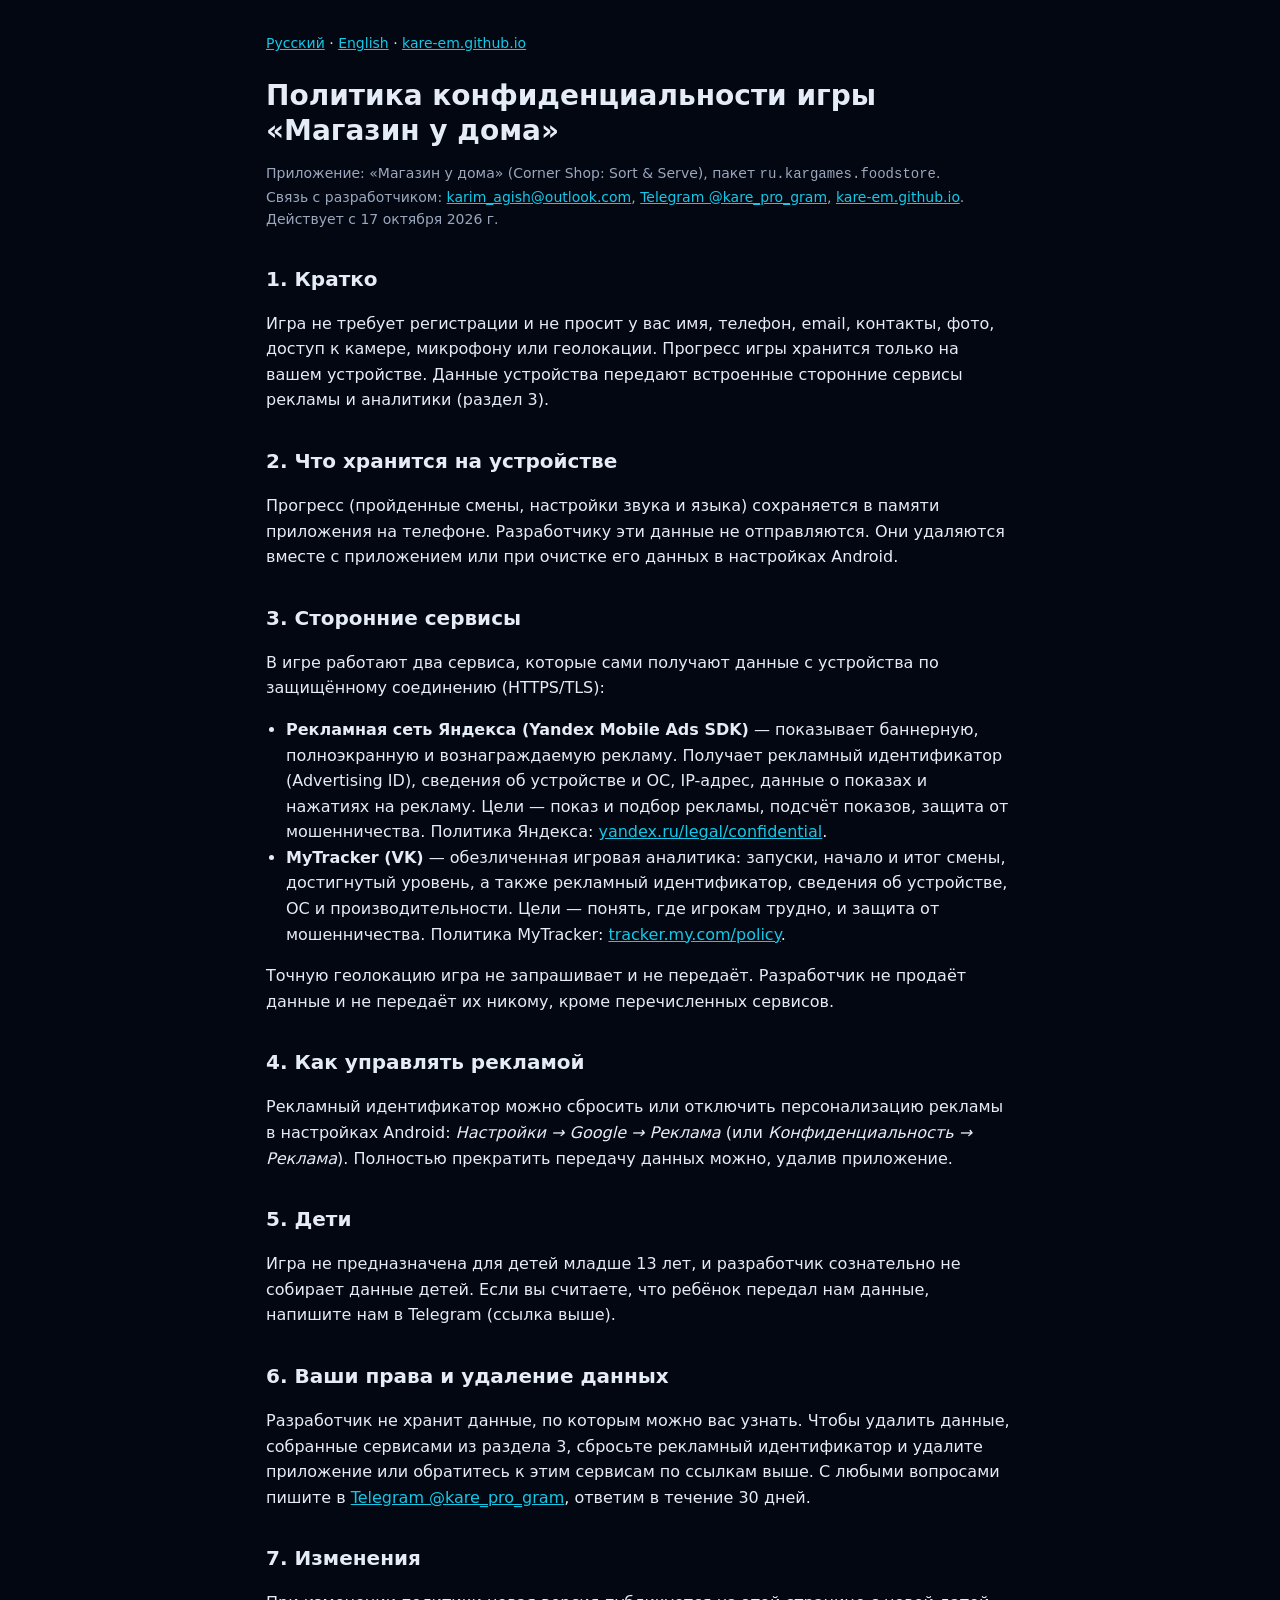
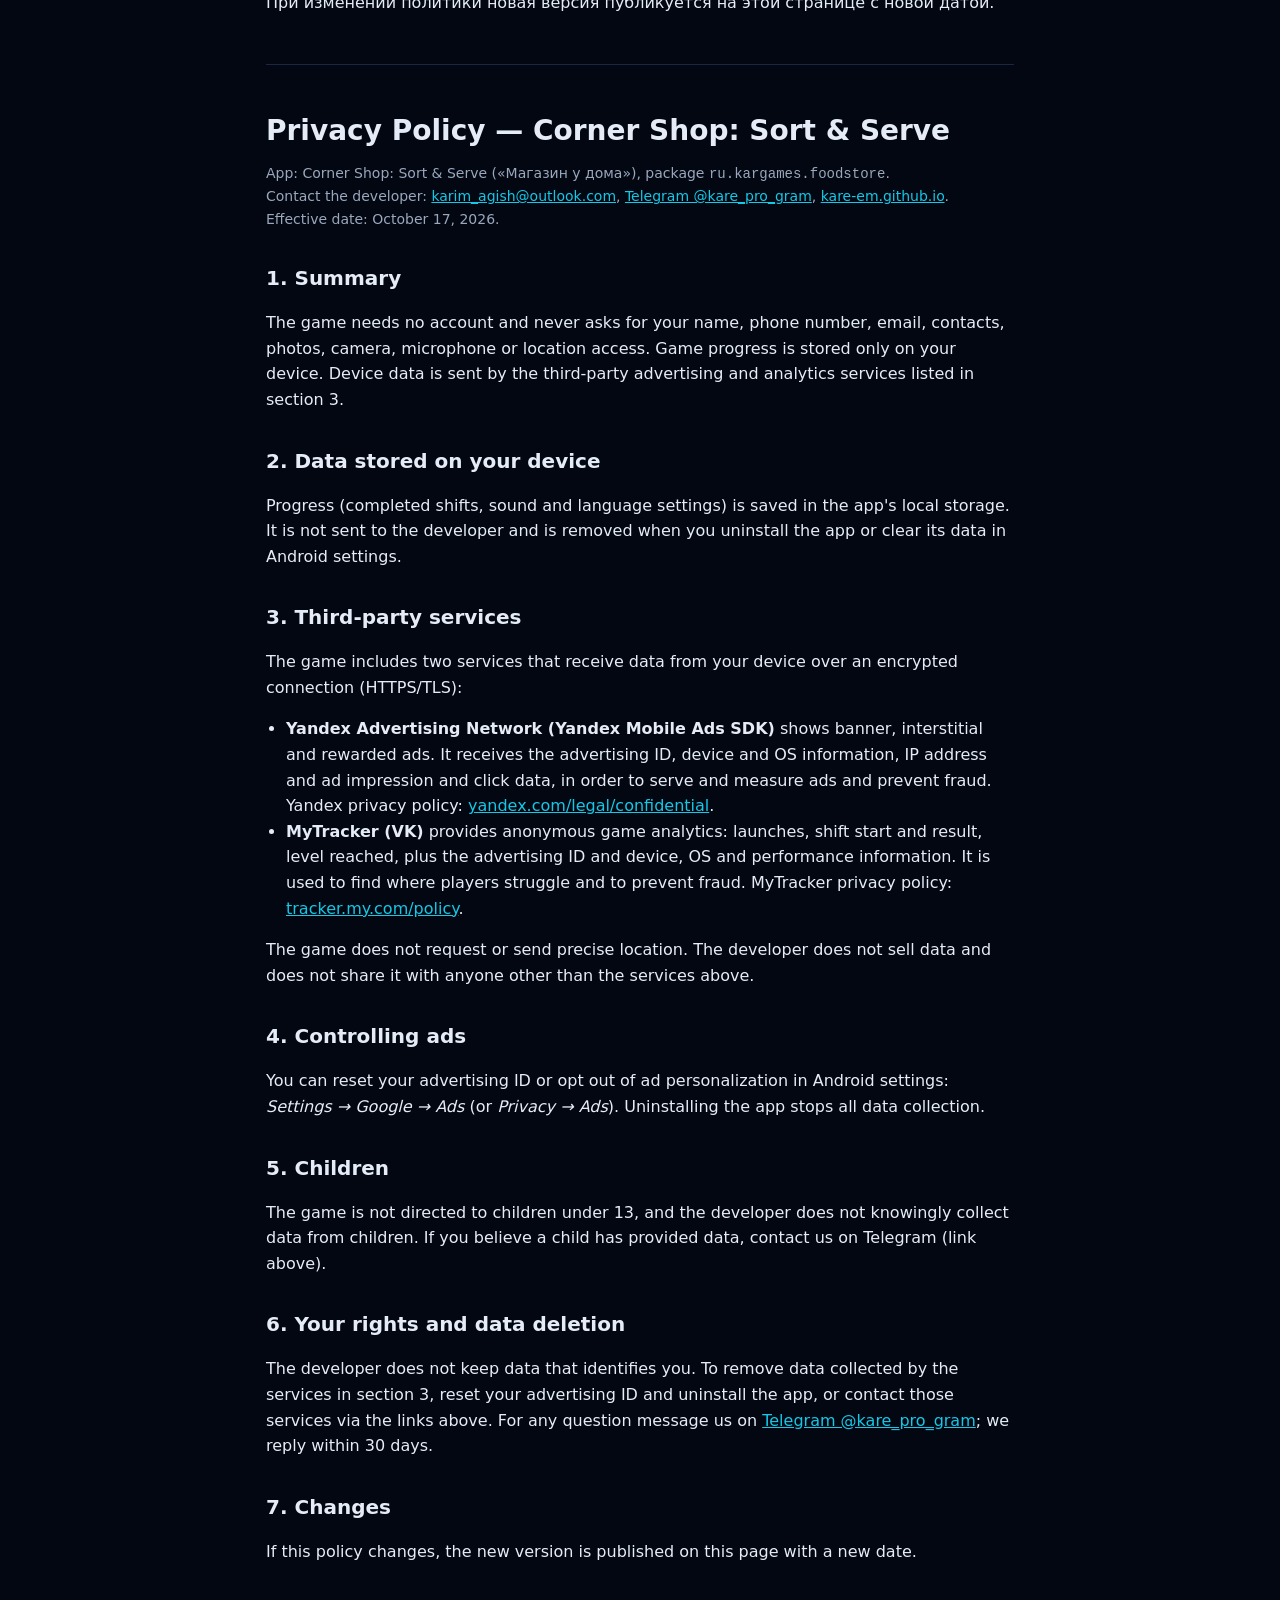
<file: privacy/foodstore/index.html>
<!doctype html>
<html lang="ru">
<head>
<meta charset="utf-8">
<meta name="viewport" content="width=device-width, initial-scale=1">
<title>Политика конфиденциальности — Магазин у дома / Corner Shop</title>
<meta name="robots" content="index,follow">
<link rel="icon" href="data:image/svg+xml,%3Csvg xmlns='http://www.w3.org/2000/svg' viewBox='0 0 32 32'%3E%3Cdefs%3E%3ClinearGradient id='g' x1='0' y1='0' x2='1' y2='1'%3E%3Cstop offset='0' stop-color='%2314C8E8'/%3E%3Cstop offset='.5' stop-color='%232F6BFF'/%3E%3Cstop offset='1' stop-color='%23FF4D7E'/%3E%3C/linearGradient%3E%3C/defs%3E%3Crect width='32' height='32' rx='9' fill='url(%23g)'/%3E%3Cpath d='M12.5 10.2v11.6c0 .9 1 1.4 1.7.9l8.6-5.8c.6-.4.6-1.4 0-1.8l-8.6-5.8c-.7-.5-1.7 0-1.7.9z' fill='%23fff'/%3E%3C/svg%3E">
<style>
  /* Отдельная страница для Google Play / RuStore: без скриптов, читается и без CSS */
  :root { --bg:#020711; --fg:#E6ECF7; --muted:#9AA7BD; --accent:#14C8E8; --line:#1B2740; }
  * { box-sizing:border-box; }
  body { margin:0; background:var(--bg); color:var(--fg);
         font:16px/1.6 system-ui,-apple-system,"Segoe UI",Roboto,Arial,sans-serif; }
  main { max-width:780px; margin:0 auto; padding:32px 16px 64px; }
  h1 { font-size:28px; line-height:1.25; margin:0 0 8px; }
  h2 { font-size:20px; margin:32px 0 8px; }
  p, li { color:var(--fg); }
  .muted { color:var(--muted); font-size:14px; }
  a { color:var(--accent); }
  nav { margin:0 0 24px; font-size:14px; }
  hr { border:0; border-top:1px solid var(--line); margin:48px 0; }
  ul { padding-left:20px; }
</style>
</head>
<body>
<main>
<nav><a href="#ru">Русский</a> · <a href="#en">English</a> · <a href="https://kare-em.github.io/">kare-em.github.io</a></nav>

<section id="ru" lang="ru">
<h1>Политика конфиденциальности игры «Магазин у дома»</h1>
<p class="muted">Приложение: «Магазин у дома» (Corner Shop: Sort &amp; Serve), пакет <code>ru.kargames.foodstore</code>.<br>
Связь с разработчиком: <a href="mailto:karim_agish@outlook.com">karim_agish@outlook.com</a>, <a href="https://t.me/kare_pro_gram">Telegram @kare_pro_gram</a>, <a href="https://kare-em.github.io/">kare-em.github.io</a>.<br>
Действует с 17 октября 2026 г.</p>

<h2>1. Кратко</h2>
<p>Игра не требует регистрации и не просит у вас имя, телефон, email, контакты, фото,
доступ к камере, микрофону или геолокации. Прогресс игры хранится только на вашем устройстве.
Данные устройства передают встроенные сторонние сервисы рекламы и аналитики (раздел 3).</p>

<h2>2. Что хранится на устройстве</h2>
<p>Прогресс (пройденные смены, настройки звука и языка) сохраняется в памяти
приложения на телефоне. Разработчику эти данные не отправляются. Они удаляются вместе с
приложением или при очистке его данных в настройках Android.</p>

<h2>3. Сторонние сервисы</h2>
<p>В игре работают два сервиса, которые сами получают данные с устройства по защищённому
соединению (HTTPS/TLS):</p>
<ul>
  <li><b>Рекламная сеть Яндекса (Yandex Mobile Ads SDK)</b> — показывает баннерную,
  полноэкранную и вознаграждаемую рекламу. Получает рекламный идентификатор (Advertising ID),
  сведения об устройстве и ОС, IP-адрес, данные о показах и нажатиях на рекламу. Цели —
  показ и подбор рекламы, подсчёт показов, защита от мошенничества.
  Политика Яндекса: <a href="https://yandex.ru/legal/confidential/">yandex.ru/legal/confidential</a>.</li>
  <li><b>MyTracker (VK)</b> — обезличенная игровая аналитика: запуски, начало и итог смены,
  достигнутый уровень, а также рекламный идентификатор, сведения об устройстве, ОС и
  производительности. Цели — понять, где игрокам трудно, и защита от мошенничества.
  Политика MyTracker: <a href="https://tracker.my.com/policy">tracker.my.com/policy</a>.</li>
</ul>
<p>Точную геолокацию игра не запрашивает и не передаёт. Разработчик не продаёт данные
и не передаёт их никому, кроме перечисленных сервисов.</p>

<h2>4. Как управлять рекламой</h2>
<p>Рекламный идентификатор можно сбросить или отключить персонализацию рекламы в настройках
Android: <i>Настройки → Google → Реклама</i> (или <i>Конфиденциальность → Реклама</i>).
Полностью прекратить передачу данных можно, удалив приложение.</p>

<h2>5. Дети</h2>
<p>Игра не предназначена для детей младше 13 лет, и разработчик сознательно не собирает
данные детей. Если вы считаете, что ребёнок передал нам данные, напишите нам в Telegram (ссылка выше).</p>

<h2>6. Ваши права и удаление данных</h2>
<p>Разработчик не хранит данные, по которым можно вас узнать. Чтобы удалить данные,
собранные сервисами из раздела 3, сбросьте рекламный идентификатор и удалите приложение
или обратитесь к этим сервисам по ссылкам выше. С любыми вопросами пишите в <a href="https://t.me/kare_pro_gram">Telegram @kare_pro_gram</a>, ответим в течение 30 дней.</p>

<h2>7. Изменения</h2>
<p>При изменении политики новая версия публикуется на этой странице с новой датой.</p>
</section>

<hr>

<section id="en" lang="en">
<h1>Privacy Policy — Corner Shop: Sort &amp; Serve</h1>
<p class="muted">App: Corner Shop: Sort &amp; Serve («Магазин у дома»), package <code>ru.kargames.foodstore</code>.<br>
Contact the developer: <a href="mailto:karim_agish@outlook.com">karim_agish@outlook.com</a>, <a href="https://t.me/kare_pro_gram">Telegram @kare_pro_gram</a>, <a href="https://kare-em.github.io/">kare-em.github.io</a>.<br>
Effective date: October 17, 2026.</p>

<h2>1. Summary</h2>
<p>The game needs no account and never asks for your name, phone number, email, contacts,
photos, camera, microphone or location access. Game progress is stored only on your device.
Device data is sent by the third-party advertising and analytics services listed in section 3.</p>

<h2>2. Data stored on your device</h2>
<p>Progress (completed shifts, sound and language settings) is saved in the app's
local storage. It is not sent to the developer and is removed when you uninstall the app or
clear its data in Android settings.</p>

<h2>3. Third-party services</h2>
<p>The game includes two services that receive data from your device over an encrypted
connection (HTTPS/TLS):</p>
<ul>
  <li><b>Yandex Advertising Network (Yandex Mobile Ads SDK)</b> shows banner, interstitial and
  rewarded ads. It receives the advertising ID, device and OS information, IP address and ad
  impression and click data, in order to serve and measure ads and prevent fraud.
  Yandex privacy policy: <a href="https://yandex.com/legal/confidential/">yandex.com/legal/confidential</a>.</li>
  <li><b>MyTracker (VK)</b> provides anonymous game analytics: launches, shift start and
  result, level reached, plus the advertising ID and device, OS and performance information.
  It is used to find where players struggle and to prevent fraud.
  MyTracker privacy policy: <a href="https://tracker.my.com/policy">tracker.my.com/policy</a>.</li>
</ul>
<p>The game does not request or send precise location. The developer does not sell data and
does not share it with anyone other than the services above.</p>

<h2>4. Controlling ads</h2>
<p>You can reset your advertising ID or opt out of ad personalization in Android settings:
<i>Settings → Google → Ads</i> (or <i>Privacy → Ads</i>). Uninstalling the app stops all
data collection.</p>

<h2>5. Children</h2>
<p>The game is not directed to children under 13, and the developer does not knowingly
collect data from children. If you believe a child has provided data, contact us on Telegram
(link above).</p>

<h2>6. Your rights and data deletion</h2>
<p>The developer does not keep data that identifies you. To remove data collected by the
services in section 3, reset your advertising ID and uninstall the app, or contact those
services via the links above. For any question message us on <a href="https://t.me/kare_pro_gram">Telegram @kare_pro_gram</a>; we reply within 30 days.</p>

<h2>7. Changes</h2>
<p>If this policy changes, the new version is published on this page with a new date.</p>
</section>
</main>
</body>
</html>
</file>
<file: assets/css/style.css>
/* Раскладка и ритм — по мотивам plbx.ai, палитра и шрифт свои (чтобы не копия):
   ночной синий фон, сине-бирюзовые свечения, мятный третий акцент,
   розово-коралловый градиент на главной кнопке вместо оранжевого.
   Заголовки — Manrope: гротеск с кириллицей, по характеру близок к прежнему. */
:root {
  --bg: #020711;
  --bg-2: #06101F;
  --card: rgba(255, 255, 255, 0.035);
  --card-2: rgba(255, 255, 255, 0.06);
  --line: rgba(255, 255, 255, 0.09);
  --line-2: rgba(255, 255, 255, 0.16);
  --text: #F2F7FC;
  --muted: rgba(242, 247, 252, 0.62);
  --dim: rgba(242, 247, 252, 0.4);
  --accent: #2F6BFF;
  --accent-2: #14C8E8;
  --accent-3: #2EE6B8;
  --cta: #FF4D7E;
  --cta-2: #E8245C;
  --green: #3DDC97;

  --font-head: "Manrope", "Segoe UI", system-ui, sans-serif;
  --font-body: "Onest", "Segoe UI", system-ui, sans-serif;
  --font-mono: "JetBrains Mono", ui-monospace, Consolas, monospace;

  --radius: 20px;
  --radius-lg: 28px;
  --gutter: clamp(16px, 4vw, 32px);
  --maxw: 1180px;
}

*, *::before, *::after { box-sizing: border-box; }
html { scroll-behavior: smooth; scroll-padding-top: 80px; }
body {
  margin: 0;
  background: var(--bg);
  color: var(--text);
  font-family: var(--font-body);
  font-size: 17px;
  line-height: 1.6;
  -webkit-font-smoothing: antialiased;
  overflow-x: hidden;
}
img { max-width: 100%; display: block; }
a { color: inherit; }
h1, h2, h3, h4 { font-family: var(--font-head); margin: 0; line-height: 1.08; letter-spacing: -0.02em; }
h2 { font-size: clamp(32px, 5vw, 52px); font-weight: 700; }
h3 { font-size: clamp(22px, 2.6vw, 28px); font-weight: 600; }
p { margin: 0; }
.muted { color: var(--muted); }
.mono { font-family: var(--font-mono); }
.center { text-align: center; }

.container { width: 100%; max-width: var(--maxw); margin: 0 auto; padding: 0 var(--gutter); }
.container.narrow { max-width: 860px; }
.section { position: relative; padding: clamp(72px, 10vw, 128px) 0; }
.section__head { max-width: 680px; margin: 0 auto 48px; }
.section__head p { color: var(--muted); margin-top: 18px; font-size: 18px; }

.grad {
  background: linear-gradient(92deg, #8FE6FF 0%, #4C8DFF 45%, #FF4D7E 100%);
  -webkit-background-clip: text; background-clip: text; color: transparent;
}

.sparkle { width: 40px; height: 40px; fill: #fff; filter: drop-shadow(0 0 18px rgba(140, 200, 255, .8)); animation: twinkle 3.2s ease-in-out infinite; }
.sparkle--sm { width: 30px; height: 30px; margin-bottom: 18px; }
@keyframes twinkle { 0%, 100% { transform: scale(1) rotate(0); opacity: 1; } 50% { transform: scale(.82) rotate(45deg); opacity: .75; } }

/* ───── Кнопки ───── */
.btn {
  display: inline-flex; align-items: center; justify-content: center; gap: 8px;
  height: 56px; padding: 0 32px; border-radius: 999px; border: 0;
  font: 600 17px/1 var(--font-body); text-decoration: none; cursor: pointer;
  transition: transform .2s ease, box-shadow .2s ease, background .2s ease;
  white-space: nowrap;
}
.btn:active { transform: scale(.97); }
.btn--sm { height: 40px; padding: 0 20px; font-size: 15px; }
.btn--cta {
  color: #fff;
  background: linear-gradient(180deg, #FF7FA0 0%, var(--cta) 45%, var(--cta-2) 100%);
  box-shadow: 0 10px 40px -8px rgba(255, 64, 120, .65), inset 0 1px 0 rgba(255, 255, 255, .45);
}
.btn--cta:hover { transform: translateY(-2px); box-shadow: 0 16px 50px -8px rgba(255, 64, 120, .8), inset 0 1px 0 rgba(255, 255, 255, .45); }
.btn--white { background: #fff; color: #03101F; }
.btn--white:hover { background: #E0EEFF; }
.btn--ghost { background: var(--card-2); color: var(--text); box-shadow: inset 0 0 0 1px var(--line-2); }
.btn--ghost:hover { background: rgba(255, 255, 255, .1); }

.chip {
  display: inline-flex; align-items: center; gap: 10px;
  padding: 8px 16px; border-radius: 999px; font-size: 14px; color: var(--muted);
  background: var(--card); box-shadow: inset 0 0 0 1px var(--line);
}
.dot { width: 8px; height: 8px; border-radius: 50%; background: var(--green); box-shadow: 0 0 0 0 rgba(61, 220, 151, .6); animation: pulse 2s infinite; }
@keyframes pulse { 0% { box-shadow: 0 0 0 0 rgba(61, 220, 151, .6); } 100% { box-shadow: 0 0 0 10px rgba(61, 220, 151, 0); } }

/* ───── Шапка ───── */
.header {
  position: fixed; inset: 0 0 auto; z-index: 50;
  transition: background .3s ease, box-shadow .3s ease, backdrop-filter .3s ease;
}
.header.is-scrolled { background: rgba(2, 7, 17, .72); backdrop-filter: blur(14px); -webkit-backdrop-filter: blur(14px); box-shadow: 0 1px 0 var(--line); }
.header__inner { max-width: var(--maxw); margin: 0 auto; padding: 14px var(--gutter); display: flex; align-items: center; gap: 24px; }
.logo { display: flex; align-items: center; gap: 12px; text-decoration: none; font-family: var(--font-head); font-weight: 700; font-size: 18px; }
/* Знак = фавиконка: кнопка «play» на градиенте — плеиблы, а не квадраты plbx */
.logo__mark { flex: none; display: grid; place-items: center; width: 30px; height: 30px; border-radius: 9px; background: linear-gradient(135deg, var(--accent-2), var(--accent) 50%, var(--cta)); box-shadow: 0 6px 22px -6px rgba(47, 107, 255, .8); }
.logo__mark i { width: 10px; height: 12px; margin-left: 2px; background: #fff; clip-path: polygon(0 0, 100% 50%, 0 100%); }
.nav { display: flex; gap: 28px; margin-left: auto; }
.nav a { text-decoration: none; color: var(--muted); font-size: 15px; transition: color .2s; }
.nav a:hover { color: var(--text); }
.burger { display: none; width: 40px; height: 40px; border-radius: 50%; border: 1px solid var(--line-2); background: transparent; cursor: pointer; position: relative; }
.burger span { position: absolute; left: 11px; right: 11px; height: 2px; background: #fff; border-radius: 2px; transition: transform .25s; }
.burger span:first-child { top: 15px; }
.burger span:last-child { top: 22px; }
.burger[aria-expanded="true"] span:first-child { transform: translateY(3.5px) rotate(45deg); }
.burger[aria-expanded="true"] span:last-child { transform: translateY(-3.5px) rotate(-45deg); }

/* ───── Hero ───── */
.hero { position: relative; min-height: min(100vh, 960px); display: flex; flex-direction: column; justify-content: center; padding: 120px 0 40px; overflow: hidden; }
.hero__inner { position: relative; z-index: 2; display: flex; flex-direction: column; align-items: center; text-align: center; gap: 24px; }
.hero__title { font-size: clamp(40px, 8vw, 88px); font-weight: 800; letter-spacing: -0.035em; }
.hero__lead { max-width: 640px; color: var(--muted); font-size: clamp(17px, 2vw, 20px); }
.hero__actions { display: flex; gap: 14px; flex-wrap: wrap; justify-content: center; margin-top: 8px; }
.hero__note { color: var(--dim); font-size: 14px; }
.hero__glow {
  position: absolute; inset: -10% -20% auto; height: 110%; z-index: 0; pointer-events: none;
  background:
    radial-gradient(40% 45% at 50% 38%, rgba(47, 107, 255, .55), transparent 70%),
    radial-gradient(30% 35% at 70% 30%, rgba(20, 200, 232, .35), transparent 70%),
    radial-gradient(28% 30% at 30% 45%, rgba(46, 230, 184, .22), transparent 70%);
  filter: blur(10px);
}
/* «Туннель» из повёрнутых квадратов — рисуется в main.js */
.hero__tunnel { position: absolute; left: 50%; top: 42%; width: 0; height: 0; z-index: 1; pointer-events: none; }
.hero__tunnel i {
  position: absolute; left: 0; top: 0; border-radius: 6%;
  border: 1px solid rgba(150, 200, 255, .14);
  transform: translate(-50%, -50%) rotate(var(--r)) scale(var(--s));
  width: 1100px; height: 1100px;
  animation: spin 60s linear infinite;
}
@keyframes spin { to { transform: translate(-50%, -50%) rotate(calc(var(--r) + 360deg)) scale(var(--s)); } }

.marquee { position: relative; z-index: 2; margin-top: clamp(48px, 8vw, 96px); overflow: hidden; mask-image: linear-gradient(90deg, transparent, #000 15%, #000 85%, transparent); -webkit-mask-image: linear-gradient(90deg, transparent, #000 15%, #000 85%, transparent); }
.marquee__track { display: flex; gap: 72px; width: max-content; animation: marquee 32s linear infinite; }
.marquee__track span { font-family: var(--font-head); font-weight: 700; font-size: clamp(20px, 2.4vw, 28px); color: rgba(255, 255, 255, .55); letter-spacing: -0.01em; white-space: nowrap; }
@keyframes marquee { to { transform: translateX(calc(-50% - 36px)); } }

/* ───── Демо / проекты ───── */
.play::before {
  content: ""; position: absolute; inset: 0; pointer-events: none;
  background: radial-gradient(50% 40% at 50% 30%, rgba(47, 107, 255, .22), transparent 70%);
}
.tabs { position: relative; display: grid; grid-template-columns: repeat(auto-fit, minmax(160px, 1fr)); gap: 10px; margin-bottom: 14px; }
.tab {
  min-height: 52px; border-radius: 14px; border: 0; cursor: pointer;
  display: flex; align-items: center; gap: 12px; padding: 8px 16px 8px 8px; text-align: left;
  font: 600 15px/1 var(--font-body); color: var(--muted);
  background: var(--card-2); box-shadow: inset 0 0 0 1px var(--line);
  transition: background .2s, color .2s, box-shadow .2s;
}
.tab:hover:not(:disabled) { color: var(--text); background: rgba(255, 255, 255, .09); }
.tab.is-active { color: #fff; background: linear-gradient(135deg, var(--accent-2), var(--accent)); box-shadow: 0 8px 30px -10px rgba(40, 110, 255, .9); }
.tab:disabled { cursor: default; opacity: .55; }
.tab small { display: block; margin-top: 4px; font: 400 11px/1.2 var(--font-mono); opacity: .7; }
/* миниатюра 3:4 — кадр геймплея, чтобы выбирали по картинке, а не только по названию */
.tab__thumb { flex: none; width: 66px; height: 88px; border-radius: 8px; object-fit: cover; background: #0A1424; box-shadow: 0 0 0 1px rgba(255, 255, 255, .12); }
.tab.is-active .tab__thumb { box-shadow: 0 0 0 2px rgba(255, 255, 255, .85); }
.tab__text { min-width: 0; }

.brief { position: relative; display: flex; align-items: flex-start; gap: 14px; padding: 18px 20px; border-radius: 18px; background: var(--card); box-shadow: inset 0 0 0 1px var(--line); margin-bottom: 20px; }
.brief__label { flex: none; padding: 4px 10px; border-radius: 8px; font-size: 12px; background: rgba(47, 107, 255, .25); color: #B3D8FF; }
.brief__text { flex: 1; color: var(--text); font-size: 16px; }
.brief__send { flex: none; width: 32px; height: 32px; border-radius: 50%; display: grid; place-items: center; background: var(--card-2); color: var(--muted); }

.stage {
  position: relative; display: grid; grid-template-columns: 1fr auto 1fr; gap: clamp(20px, 3vw, 40px); align-items: center;
  padding: clamp(24px, 4vw, 48px); border-radius: var(--radius-lg);
  background: linear-gradient(180deg, rgba(255, 255, 255, .045), rgba(255, 255, 255, .015));
  box-shadow: inset 0 0 0 1px var(--line);
}
/* Левой колонки нет: телефон держим в центральном треке, справа «Внутри». */
.stage > .phone { grid-column: 2; }
.stage__side { align-self: stretch; display: flex; flex-direction: column; gap: 16px; }
.label { font-size: 12px; letter-spacing: .12em; text-transform: uppercase; color: var(--dim); }
.stage__restart { margin-top: auto; align-self: flex-start; }

.phone {
  position: relative; width: 300px; aspect-ratio: 9 / 19; padding: 12px; border-radius: 46px;
  background: linear-gradient(160deg, #1A2A42, #070E1A 60%);
  box-shadow: 0 0 0 1px rgba(255, 255, 255, .12), 0 40px 80px -20px rgba(0, 0, 0, .8), 0 0 120px -20px rgba(47, 107, 255, .5);
}
.phone__notch { position: absolute; top: 20px; left: 50%; transform: translateX(-50%); width: 84px; height: 22px; border-radius: 12px; background: #000; z-index: 3; }
.phone__screen { position: relative; width: 100%; height: 100%; border-radius: 34px; overflow: hidden; background: #040A14; }
.phone__screen canvas, .phone__screen iframe { position: absolute; inset: 0; width: 100%; height: 100%; border: 0; display: block; }

.checks { list-style: none; margin: 0; padding: 0; display: grid; gap: 12px; }
.checks li { position: relative; padding-left: 30px; color: var(--muted); }
.checks li::before {
  content: ""; position: absolute; left: 0; top: 3px; width: 20px; height: 20px; border-radius: 50%;
  background: rgba(61, 220, 151, .15) url("data:image/svg+xml,%3Csvg xmlns='http://www.w3.org/2000/svg' viewBox='0 0 20 20'%3E%3Cpath d='M5.5 10.5l3 3 6-7' fill='none' stroke='%233DDC97' stroke-width='2' stroke-linecap='round' stroke-linejoin='round'/%3E%3C/svg%3E") center / 100% no-repeat;
}
.checks--big li { padding: 14px 16px 14px 46px; border-radius: 14px; background: var(--card); box-shadow: inset 0 0 0 1px var(--line); color: var(--text); }
.checks--big li::before { left: 16px; top: 16px; }

/* ───── Цифры ───── */
.stats { padding-top: 0; }
.stats__grid { display: grid; grid-template-columns: repeat(4, 1fr); gap: 16px; }
.stat { padding: 28px 24px; border-radius: var(--radius); background: var(--card); box-shadow: inset 0 0 0 1px var(--line); }
.stat b { display: block; font-family: var(--font-head); font-size: clamp(40px, 5vw, 60px); font-weight: 800; line-height: 1; letter-spacing: -0.03em; background: linear-gradient(180deg, #fff, #A6CCFF); -webkit-background-clip: text; background-clip: text; color: transparent; }
.stat > span { display: block; margin-top: 10px; color: var(--muted); font-size: 15px; }

/* ───── Шаги ───── */
.steps { display: grid; gap: 20px; }
.step {
  display: grid; grid-template-columns: 1.1fr 1fr; gap: clamp(24px, 4vw, 56px); align-items: center;
  padding: clamp(24px, 4vw, 48px); border-radius: var(--radius-lg);
  background: var(--card); box-shadow: inset 0 0 0 1px var(--line);
}
.step:nth-child(even) .step__body { order: 2; }
.step__body { display: grid; gap: 16px; }
.step__body p { color: var(--muted); }
.step__tag { font-size: 12px; letter-spacing: .12em; color: #8CC4FF; }
.step__visual { min-width: 0; }

.files { display: grid; grid-template-columns: 1fr 1fr; gap: 12px; }
.file { display: flex; align-items: center; gap: 10px; padding: 16px; border-radius: 14px; background: var(--bg-2); box-shadow: inset 0 0 0 1px var(--line); font-family: var(--font-mono); font-size: 14px; }
.file i { font-style: normal; font-size: 20px; }

.tags { display: flex; flex-wrap: wrap; gap: 10px; }
.tags > span { padding: 8px 14px; border-radius: 999px; font-size: 14px; background: var(--card-2); box-shadow: inset 0 0 0 1px var(--line); }

.networks { display: grid; grid-template-columns: repeat(3, 1fr); gap: 10px; }
.networks span { padding: 14px 8px; border-radius: 12px; text-align: center; font-weight: 600; font-size: 14px; background: var(--bg-2); box-shadow: inset 0 0 0 1px var(--line); }

/* ───── AI-конвейер ───── */
.ai::before { content: ""; position: absolute; inset: 0; pointer-events: none; background: radial-gradient(40% 50% at 80% 50%, rgba(20, 200, 232, .2), transparent 70%); }
.ai__grid { position: relative; display: grid; grid-template-columns: 1fr 1.05fr; gap: clamp(32px, 5vw, 64px); align-items: center; }
.ai__text { display: grid; gap: 20px; }
.ai__text h2 { font-size: clamp(30px, 4vw, 44px); }
.ai__text > p { color: var(--muted); }
.terminal { border-radius: 18px; overflow: hidden; background: #050C18; box-shadow: inset 0 0 0 1px var(--line-2), 0 30px 80px -30px rgba(20, 200, 232, .5); }
.terminal__bar { display: flex; align-items: center; gap: 8px; padding: 12px 16px; background: rgba(255, 255, 255, .04); border-bottom: 1px solid var(--line); }
.terminal__bar i { width: 11px; height: 11px; border-radius: 50%; background: #2F3D55; }
.terminal__bar i:nth-child(1) { background: #FF5F57; }
.terminal__bar i:nth-child(2) { background: #FEBC2E; }
.terminal__bar i:nth-child(3) { background: #28C840; }
.terminal__bar span { margin-left: 8px; font: 12px var(--font-mono); color: var(--dim); }
.terminal__body { padding: 20px 22px 26px; min-height: 320px; font: 14px/1.9 var(--font-mono); color: #D3E2F5; }
.t-line { opacity: 0; transform: translateY(4px); transition: opacity .35s ease, transform .35s ease; }
.t-line.is-on { opacity: 1; transform: none; }
.t-prompt { color: var(--cta); margin-right: 6px; }
.t-ok::before { content: "✓ "; color: var(--green); }
.t-done { margin-top: 10px; color: #fff; font-weight: 600; }

/* ───── Навыки ───── */
.skills { display: grid; grid-template-columns: repeat(3, 1fr); gap: 16px; }
.skill-card { padding: 26px; border-radius: var(--radius); background: var(--card); box-shadow: inset 0 0 0 1px var(--line); display: grid; gap: 16px; align-content: start; }
.skill-card h4 { font-size: 18px; font-weight: 600; color: #B3D8FF; }

/* ───── Опыт ───── */
.timeline { list-style: none; margin: 0; padding: 0 0 0 28px; position: relative; display: grid; gap: 28px; }
.timeline::before { content: ""; position: absolute; left: 6px; top: 8px; bottom: 8px; width: 2px; background: linear-gradient(180deg, var(--accent), var(--accent-3) 50%, rgba(255, 77, 126, .2)); border-radius: 2px; }
.timeline li { position: relative; padding: 22px 24px; border-radius: var(--radius); background: var(--card); box-shadow: inset 0 0 0 1px var(--line); }
.timeline li::before { content: ""; position: absolute; left: -28px; top: 28px; width: 14px; height: 14px; border-radius: 50%; background: var(--bg); box-shadow: 0 0 0 2px var(--accent), 0 0 16px rgba(47, 107, 255, .8); }
.timeline li:first-child::before { background: var(--cta); box-shadow: 0 0 0 2px var(--cta), 0 0 18px rgba(255, 77, 126, .9); }
.timeline__date { font-size: 13px; color: #8CC4FF; }
.timeline h3 { margin: 6px 0 8px; font-size: 21px; }
.timeline h3 .muted { font-weight: 500; font-size: 17px; }
.timeline p { color: var(--muted); font-size: 16px; }
.timeline a { color: #B3D8FF; }

/* ───── Игры ───── */
.games { display: grid; grid-template-columns: repeat(auto-fill, minmax(220px, 1fr)); gap: 14px; }
.game {
  display: flex; align-items: center; gap: 14px; padding: 16px; border-radius: 18px; text-decoration: none;
  background: var(--card); box-shadow: inset 0 0 0 1px var(--line); transition: background .2s, transform .2s;
}
.game:hover { background: var(--card-2); transform: translateY(-2px); }
.game__icon { flex: none; width: 52px; height: 52px; border-radius: 14px; display: grid; place-items: center; font-family: var(--font-head); font-weight: 800; font-size: 20px; color: #fff; overflow: hidden; }
.game__icon img { width: 100%; height: 100%; object-fit: cover; }
.game__name { font-weight: 600; line-height: 1.25; }
.game__meta { font-size: 13px; color: var(--dim); }
.game--featured { grid-column: span 2; background: linear-gradient(135deg, rgba(47, 107, 255, .22), rgba(255, 77, 126, .12)); box-shadow: inset 0 0 0 1px rgba(140, 200, 255, .3); }

/* ───── FAQ ───── */
.faq { display: grid; gap: 12px; }
.faq details { border-radius: 18px; background: var(--card); box-shadow: inset 0 0 0 1px var(--line); transition: background .2s; }
.faq details[open] { background: var(--card-2); }
.faq summary { list-style: none; cursor: pointer; padding: 20px 60px 20px 24px; position: relative; font-weight: 600; font-size: 18px; }
.faq summary::-webkit-details-marker { display: none; }
.faq summary::after { content: "+"; position: absolute; right: 24px; top: 50%; transform: translateY(-50%); font-size: 26px; font-weight: 300; color: var(--muted); transition: transform .25s; }
.faq details[open] summary::after { transform: translateY(-50%) rotate(45deg); }
.faq details p { padding: 0 24px 22px; color: var(--muted); }

/* ───── Контакты ───── */
.contact { overflow: hidden; }
.contact .container { position: relative; z-index: 1; display: flex; flex-direction: column; align-items: center; gap: 22px; }
.contact h2 { font-size: clamp(36px, 6vw, 68px); font-weight: 800; }
.contact__lead { color: var(--muted); font-size: 18px; max-width: 520px; }
.contact__glow { position: absolute; inset: 10% -20% -30%; pointer-events: none; background: radial-gradient(40% 50% at 50% 60%, rgba(255, 64, 120, .22), transparent 70%), radial-gradient(45% 55% at 50% 40%, rgba(47, 107, 255, .35), transparent 70%); }
.links { display: flex; flex-wrap: wrap; justify-content: center; gap: 10px 28px; margin-top: 12px; }
.links a { color: var(--muted); text-decoration: none; font-size: 15px; transition: color .2s; }
.links a:hover { color: var(--text); }

.footer { border-top: 1px solid var(--line); padding: 28px 0; font-size: 14px; }
.footer__inner { display: flex; justify-content: space-between; gap: 12px; flex-wrap: wrap; }

.toast { position: fixed; left: 50%; bottom: 28px; transform: translate(-50%, 20px); opacity: 0; pointer-events: none; padding: 12px 20px; border-radius: 999px; background: #fff; color: #03101F; font-weight: 600; font-size: 15px; transition: opacity .25s, transform .25s; z-index: 60; }
.toast.is-on { opacity: 1; transform: translate(-50%, 0); }

/* ───── Появление при скролле ───── */
.reveal { opacity: 0; transform: translateY(24px); transition: opacity .7s ease, transform .7s ease; }
.reveal.is-in { opacity: 1; transform: none; }

/* ───── Адаптив ───── */
@media (max-width: 1000px) {
  .stage { grid-template-columns: 1fr; justify-items: center; }
  .stage > .phone { grid-column: auto; }
  .stage__side { width: 100%; max-width: 420px; }
  .stage__side:last-child { order: 3; }
  .stage__restart { margin-top: 0; }
  .ai__grid { grid-template-columns: 1fr; }
  .skills { grid-template-columns: 1fr 1fr; }
  .stats__grid { grid-template-columns: 1fr 1fr; }
}
@media (max-width: 860px) {
  .nav {
    position: absolute; top: 100%; left: var(--gutter); right: var(--gutter);
    flex-direction: column; gap: 0; padding: 8px; border-radius: 18px;
    background: rgba(6, 16, 31, .96); box-shadow: inset 0 0 0 1px var(--line-2);
    opacity: 0; transform: translateY(-8px); pointer-events: none; transition: opacity .2s, transform .2s;
  }
  .nav.is-open { opacity: 1; transform: none; pointer-events: auto; }
  .nav a { padding: 14px 16px; font-size: 17px; color: var(--text); }
  .lang { margin-left: auto; }
  .burger { display: block; }
  .step { grid-template-columns: 1fr; }
  .step:nth-child(even) .step__body { order: 0; }
}
@media (max-width: 600px) {
  body { font-size: 16px; }
  .btn { height: 52px; padding: 0 24px; }
  .btn--sm { height: 38px; padding: 0 16px; }
  .header__cta { display: none; }

  .hero { min-height: auto; padding-top: 110px; }
  .skills { grid-template-columns: 1fr; }
  .stats__grid { gap: 10px; }
  .stat { padding: 20px 16px; }
  .files { grid-template-columns: 1fr; }
  .networks { grid-template-columns: repeat(2, 1fr); }
  .phone { width: min(280px, 82vw); }
  .game--featured { grid-column: auto; }
  /* три вкладки в ряд, картинка сверху: столбиком они занимали 330px высоты */
  .tabs { grid-template-columns: repeat(3, 1fr); gap: 8px; }
  .tab { flex-direction: column; gap: 8px; padding: 8px 6px 10px; text-align: center; font-size: 13px; line-height: 1.15; }
  .tab small { font-size: 9.5px; }
  .faq summary { font-size: 16px; }
}

@media (prefers-reduced-motion: reduce) {
  *, *::before, *::after { animation-duration: .001ms !important; animation-iteration-count: 1 !important; transition-duration: .001ms !important; }
  html { scroll-behavior: auto; }
  .reveal { opacity: 1; transform: none; }
  .t-line { opacity: 1; transform: none; }
}

/* ───── Встроенное демо в телефоне (demo-stack.js) ───── */
.phone__screen { touch-action: manipulation; user-select: none; -webkit-user-select: none; cursor: pointer; }
.demo-tut {
  /* над башней, а не у основания: основание на CFG.baseY = 0.80, рука его закрывала */
  position: absolute; left: 0; right: 0; top: 48%; z-index: 2; pointer-events: none;
  display: flex; flex-direction: column; align-items: center; gap: 8px;
  opacity: 0; transition: opacity .3s ease;
}
.demo-tut.is-on { opacity: 1; }
.demo-tut__hand { font-size: 44px; line-height: 1; filter: drop-shadow(0 6px 12px rgba(0, 0, 0, .5)); animation: tapHand 1.2s ease-in-out infinite; }
.demo-tut__text { font: 700 15px/1 var(--font-head); color: #fff; text-shadow: 0 2px 10px rgba(0, 0, 0, .6); padding: 8px 14px; border-radius: 999px; background: rgba(0, 0, 0, .35); }
@keyframes tapHand { 0%, 100% { transform: translateY(0) scale(1); } 45% { transform: translateY(8px) scale(.88); } }

.demo-end {
  position: absolute; inset: 0; z-index: 3; display: grid; place-items: center; padding: 20px;
  background: rgba(2, 8, 18, .6); backdrop-filter: blur(6px); -webkit-backdrop-filter: blur(6px);
  opacity: 0; pointer-events: none; transition: opacity .35s ease; cursor: default;
}
.demo-end.is-on { opacity: 1; pointer-events: auto; }
.demo-end__card { width: 100%; display: flex; flex-direction: column; align-items: center; gap: 10px; text-align: center; transform: scale(.9); transition: transform .45s cubic-bezier(.2, 1.4, .4, 1); }
.demo-end.is-on .demo-end__card { transform: scale(1); }
.demo-end__emoji { font-size: 56px; line-height: 1; animation: bob 2s ease-in-out infinite; }
.demo-end__title { font: 800 24px/1.1 var(--font-head); color: #fff; }
.demo-end__sub { font-size: 14px; color: var(--muted); margin-bottom: 10px; }
.demo-end__cta, .demo-end__again { width: 100%; max-width: 220px; height: 50px; border: 0; border-radius: 999px; cursor: pointer; font: 700 16px/1 var(--font-body); }
.demo-end__cta { color: #fff; background: linear-gradient(180deg, #FF7FA0, var(--cta) 45%, var(--cta-2)); box-shadow: 0 10px 30px -8px rgba(255, 64, 120, .8); animation: ctaPulse 1.4s ease-in-out infinite; }
.demo-end__again { height: 42px; font-size: 14px; font-weight: 600; color: var(--text); background: rgba(255, 255, 255, .1); }
@keyframes ctaPulse { 0%, 100% { transform: scale(1); } 50% { transform: scale(1.05); } }
@keyframes bob { 0%, 100% { transform: translateY(0); } 50% { transform: translateY(-6px); } }

.game__icon { position: relative; }
.game__icon img { position: absolute; inset: 0; }
.game__name, .game__meta { display: block; }

/* ───── Двуязычие RU/EN (см. i18n.js) ─────
   Тексты в разметке парами <span lang="ru">/<span lang="en">, лишний прячем по <html lang>.
   Внутренние span'ы не должны ловить стили карточек — поэтому .tags > span и .stat > span. */
html[lang="ru"] [lang="en"], html[lang="en"] [lang="ru"] { display: none !important; }
.stat b i { font-style: normal; }

.lang { display: flex; padding: 3px; border-radius: 999px; box-shadow: inset 0 0 0 1px var(--line-2); }
.lang button { height: 30px; min-width: 38px; padding: 0 10px; border: 0; border-radius: 999px; cursor: pointer; background: transparent; color: var(--muted); font: 600 12px/1 var(--font-mono); transition: color .2s, background .2s; }
.lang button:hover { color: var(--text); }
.lang button[aria-pressed="true"] { color: #fff; background: rgba(255, 255, 255, .14); }

/* ───── Контакты кроме почты (CONTACTS в projects.js) ───── */
.contacts { display: flex; flex-wrap: wrap; justify-content: center; gap: 10px; }
.contacts:empty { display: none; }
.contact-item { display: inline-flex; align-items: center; gap: 8px; height: 40px; padding: 0 18px; border-radius: 999px; font-size: 15px; color: var(--text); text-decoration: none; background: var(--card); box-shadow: inset 0 0 0 1px var(--line); transition: background .2s; }
a.contact-item:hover { background: rgba(255, 255, 255, .09); }
.contact-item b { font-weight: 600; }
/* заглушка: пунктир и приглушённый цвет — видно, что канал появится, но нажать нечего */
.contact-item.is-soon { color: var(--muted); background: transparent; box-shadow: none; outline: 1px dashed var(--line-2); outline-offset: -1px; }
.contact-item small { font: 500 11px/1 var(--font-mono); color: var(--dim); text-transform: uppercase; letter-spacing: .06em; }
</file>
